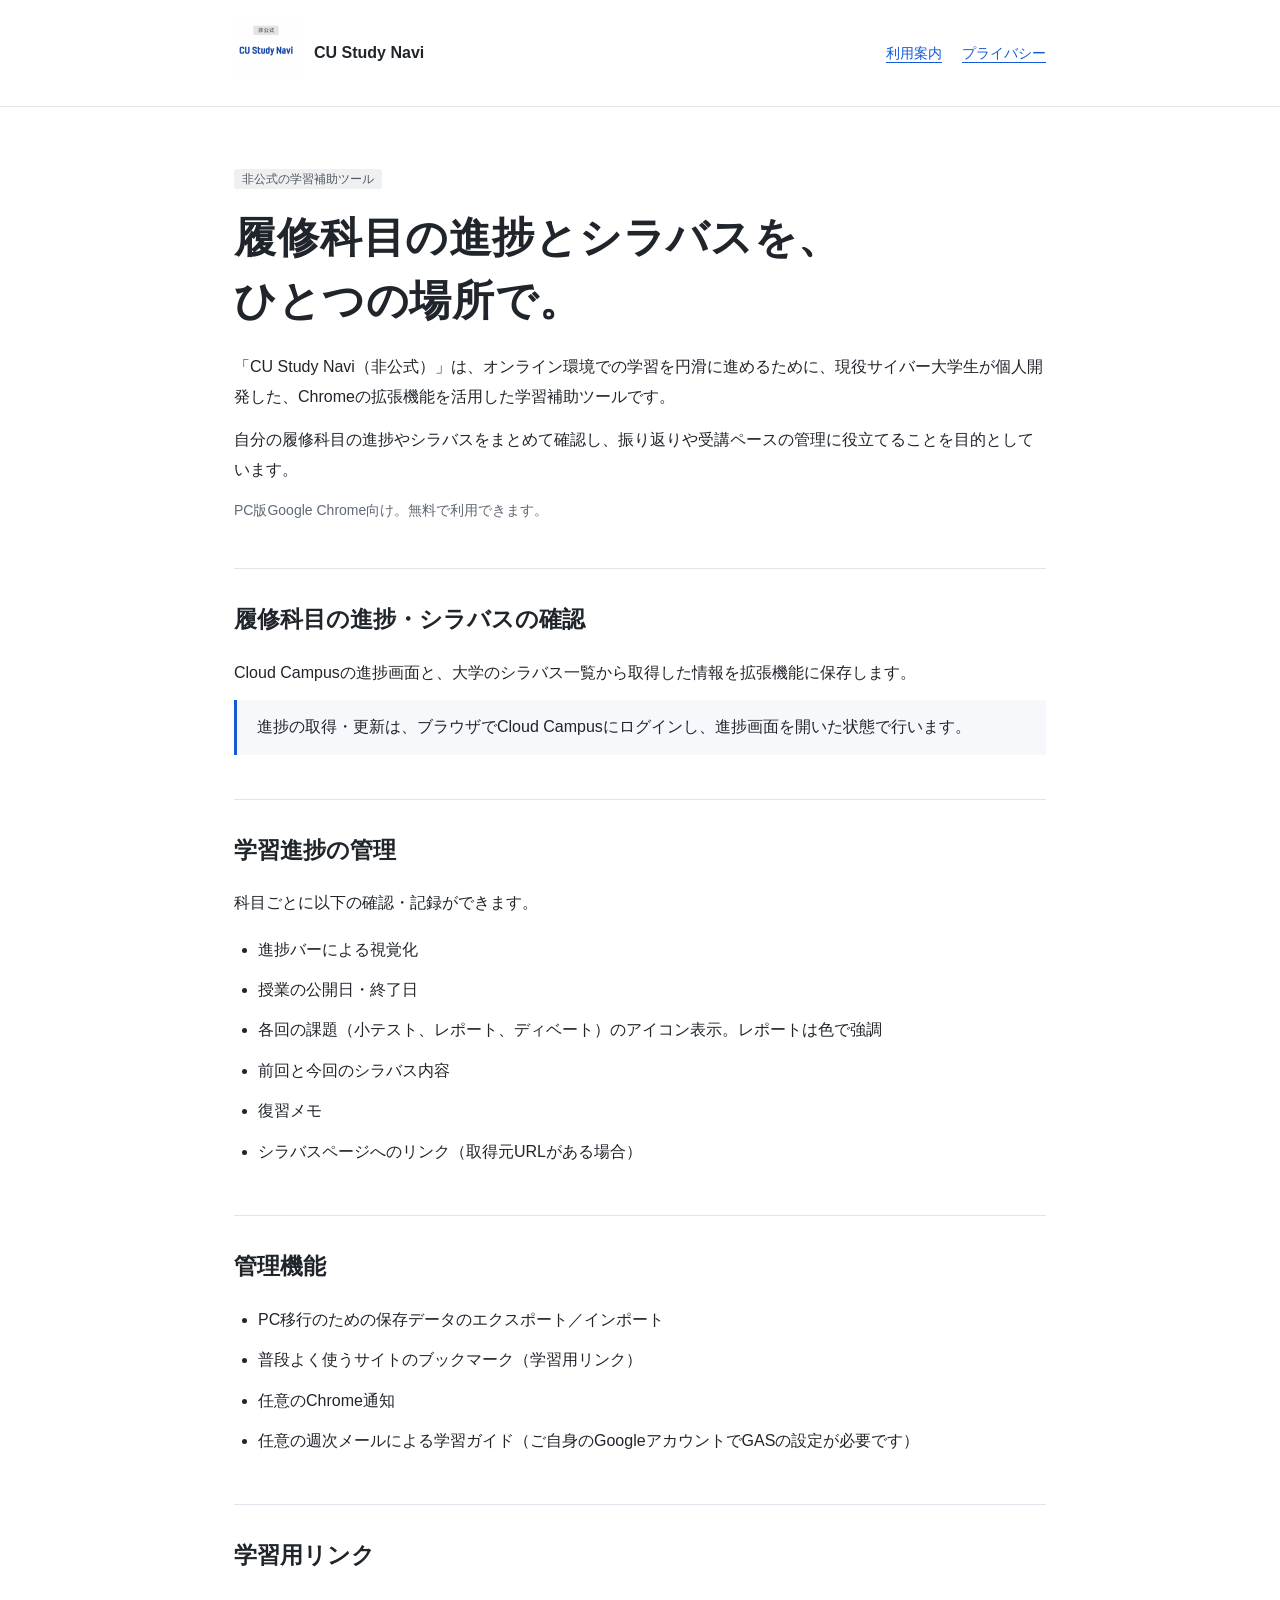
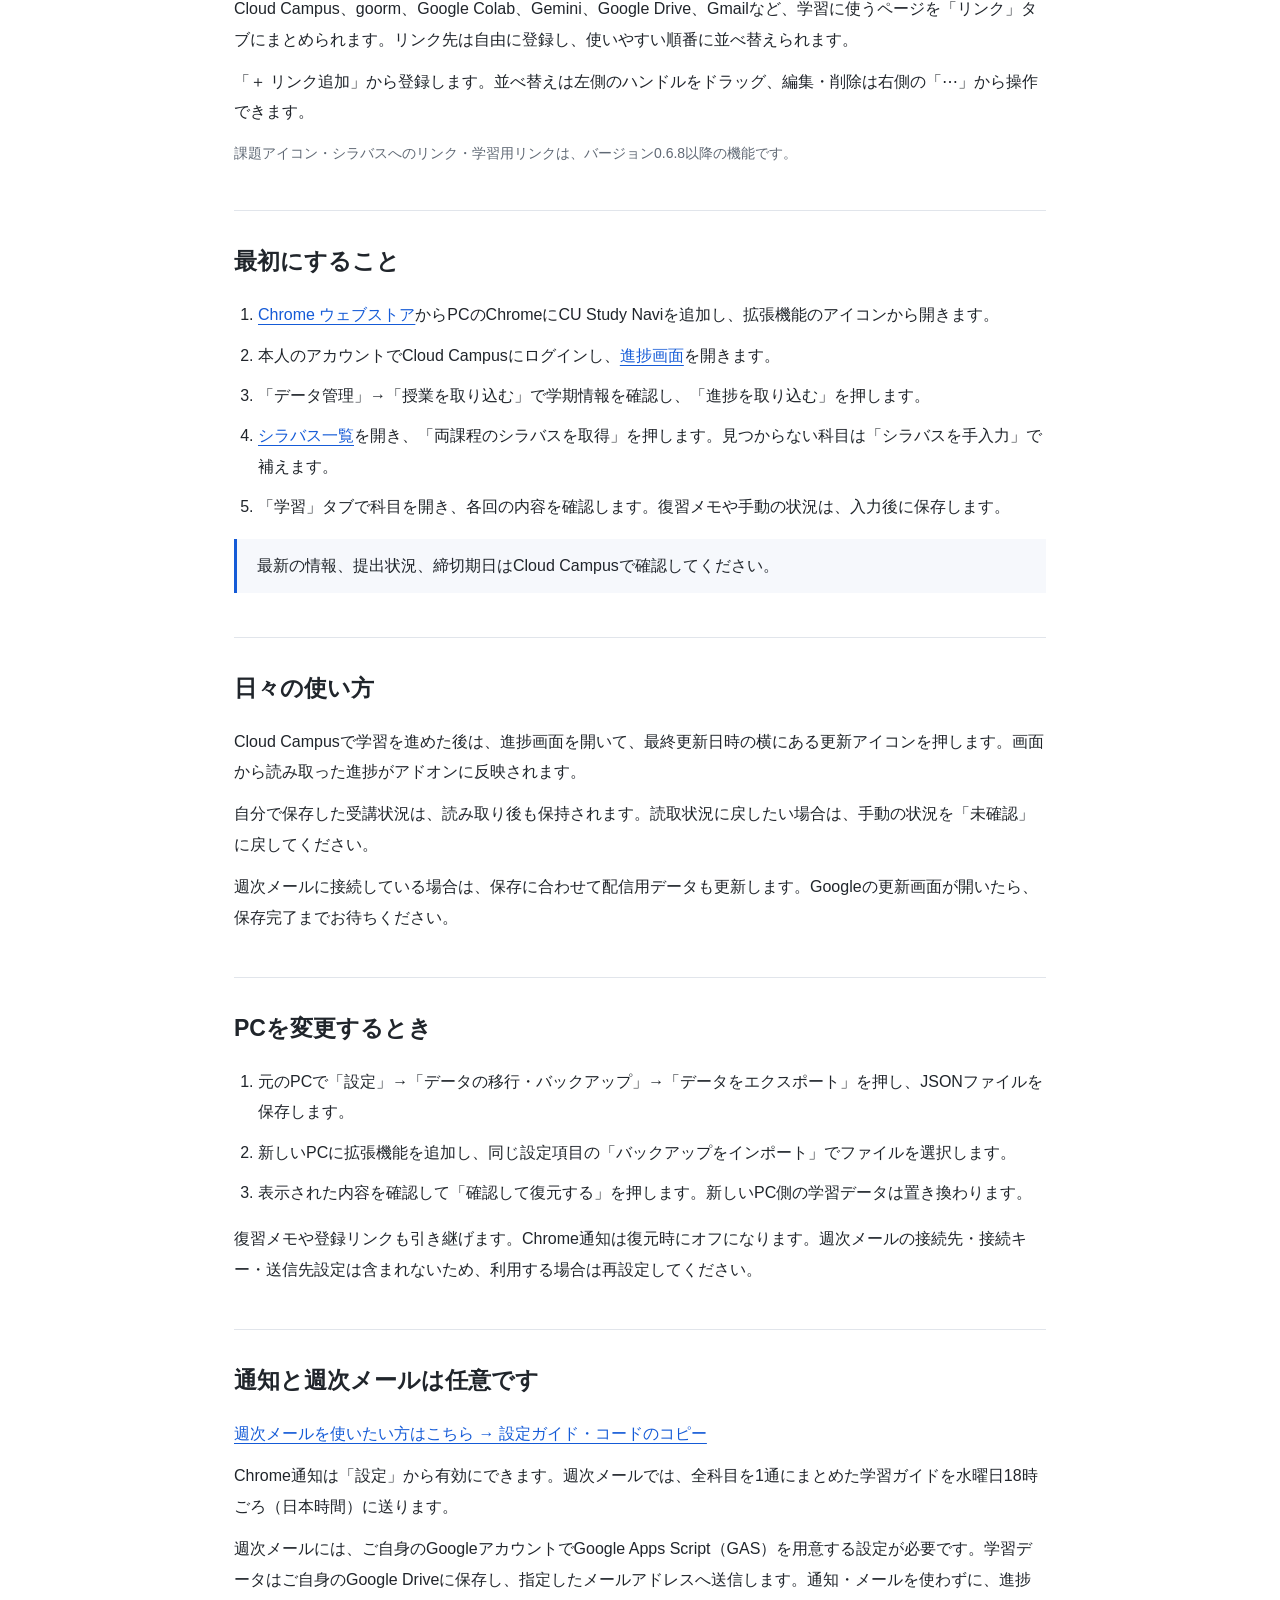
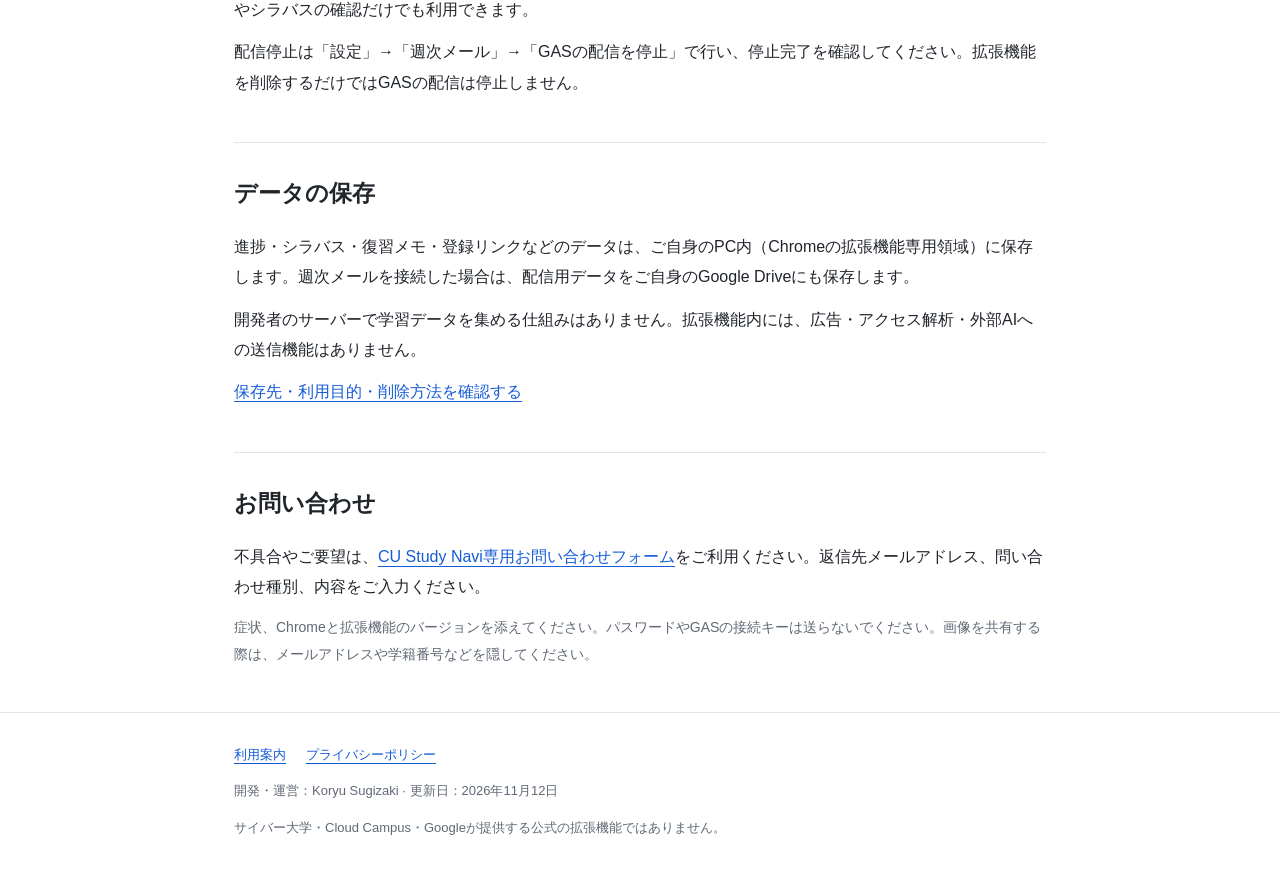
<file: index.html>
<!doctype html><html lang="ja"><head><meta charset="utf-8"><meta name="viewport" content="width=device-width,initial-scale=1"><meta name="description" content="CU Study Navi（非公式）の利用案内とデータの取り扱い。"><meta name="referrer" content="strict-origin-when-cross-origin"><title>利用案内 | CU Study Navi（非公式）</title><link rel="icon" href="icon.png"><link rel="stylesheet" href="style.css"></head><body><header><div class="wrap"><a href="index.html" aria-label="CU Study Navi ホーム"><img src="icon.png" alt="CU Study Navi 非公式" width="64" height="64"></a><strong>CU Study Navi</strong><nav aria-label="メイン"><a href="index.html">利用案内</a><a href="privacy.html">プライバシー</a></nav></div></header><main class="wrap"><div class="hero"><span class="badge">非公式の学習補助ツール</span><h1>履修科目の進捗とシラバスを、<br>ひとつの場所で。</h1><p>「CU Study Navi（非公式）」は、オンライン環境での学習を円滑に進めるために、現役サイバー大学生が個人開発した、Chromeの拡張機能を活用した学習補助ツールです。</p><p>自分の履修科目の進捗やシラバスをまとめて確認し、振り返りや受講ペースの管理に役立てることを目的としています。</p><p class="muted">PC版Google Chrome向け。無料で利用できます。</p></div>
<section><h2>履修科目の進捗・シラバスの確認</h2><p>Cloud Campusの進捗画面と、大学のシラバス一覧から取得した情報を拡張機能に保存します。</p><p class="note">進捗の取得・更新は、ブラウザでCloud Campusにログインし、進捗画面を開いた状態で行います。</p></section>
<section><h2>学習進捗の管理</h2><p>科目ごとに以下の確認・記録ができます。</p><ul><li>進捗バーによる視覚化</li><li>授業の公開日・終了日</li><li>各回の課題（小テスト、レポート、ディベート）のアイコン表示。レポートは色で強調</li><li>前回と今回のシラバス内容</li><li>復習メモ</li><li>シラバスページへのリンク（取得元URLがある場合）</li></ul></section>
<section><h2>管理機能</h2><ul><li>PC移行のための保存データのエクスポート／インポート</li><li>普段よく使うサイトのブックマーク（学習用リンク）</li><li>任意のChrome通知</li><li>任意の週次メールによる学習ガイド（ご自身のGoogleアカウントでGASの設定が必要です）</li></ul></section>
<section><h2>学習用リンク</h2><p>Cloud Campus、goorm、Google Colab、Gemini、Google Drive、Gmailなど、学習に使うページを「リンク」タブにまとめられます。リンク先は自由に登録し、使いやすい順番に並べ替えられます。</p><p>「＋ リンク追加」から登録します。並べ替えは左側のハンドルをドラッグ、編集・削除は右側の「⋯」から操作できます。</p><p class="muted">課題アイコン・シラバスへのリンク・学習用リンクは、バージョン0.6.8以降の機能です。</p></section>
<section id="start"><h2>最初にすること</h2><ol><li><a href="https://chromewebstore.google.com/detail/lickfgeffkabcmpiokpckimbcfbanllm?hl=ja">Chrome ウェブストア</a>からPCのChromeにCU Study Naviを追加し、拡張機能のアイコンから開きます。</li><li>本人のアカウントでCloud Campusにログインし、<a href="https://ccampus.org/learners/attendProgress">進捗画面</a>を開きます。</li><li>「データ管理」→「授業を取り込む」で学期情報を確認し、「進捗を取り込む」を押します。</li><li><a href="https://gra.cyber-u.ac.jp/lecture/top">シラバス一覧</a>を開き、「両課程のシラバスを取得」を押します。見つからない科目は「シラバスを手入力」で補えます。</li><li>「学習」タブで科目を開き、各回の内容を確認します。復習メモや手動の状況は、入力後に保存します。</li></ol><p class="note">最新の情報、提出状況、締切期日はCloud Campusで確認してください。</p></section>
<section><h2>日々の使い方</h2><p>Cloud Campusで学習を進めた後は、進捗画面を開いて、最終更新日時の横にある更新アイコンを押します。画面から読み取った進捗がアドオンに反映されます。</p><p>自分で保存した受講状況は、読み取り後も保持されます。読取状況に戻したい場合は、手動の状況を「未確認」に戻してください。</p><p>週次メールに接続している場合は、保存に合わせて配信用データも更新します。Googleの更新画面が開いたら、保存完了までお待ちください。</p></section>
<section><h2>PCを変更するとき</h2><ol><li>元のPCで「設定」→「データの移行・バックアップ」→「データをエクスポート」を押し、JSONファイルを保存します。</li><li>新しいPCに拡張機能を追加し、同じ設定項目の「バックアップをインポート」でファイルを選択します。</li><li>表示された内容を確認して「確認して復元する」を押します。新しいPC側の学習データは置き換わります。</li></ol><p>復習メモや登録リンクも引き継げます。Chrome通知は復元時にオフになります。週次メールの接続先・接続キー・送信先設定は含まれないため、利用する場合は再設定してください。</p></section>
<section><h2>通知と週次メールは任意です</h2><p><a href="weekly-mail.html">週次メールを使いたい方はこちら → 設定ガイド・コードのコピー</a></p><p>Chrome通知は「設定」から有効にできます。週次メールでは、全科目を1通にまとめた学習ガイドを水曜日18時ごろ（日本時間）に送ります。</p><p>週次メールには、ご自身のGoogleアカウントでGoogle Apps Script（GAS）を用意する設定が必要です。学習データはご自身のGoogle Driveに保存し、指定したメールアドレスへ送信します。通知・メールを使わずに、進捗やシラバスの確認だけでも利用できます。</p><p>配信停止は「設定」→「週次メール」→「GASの配信を停止」で行い、停止完了を確認してください。拡張機能を削除するだけではGASの配信は停止しません。</p></section>
<section><h2>データの保存</h2><p>進捗・シラバス・復習メモ・登録リンクなどのデータは、ご自身のPC内（Chromeの拡張機能専用領域）に保存します。週次メールを接続した場合は、配信用データをご自身のGoogle Driveにも保存します。</p><p>開発者のサーバーで学習データを集める仕組みはありません。拡張機能内には、広告・アクセス解析・外部AIへの送信機能はありません。</p><p><a href="privacy.html">保存先・利用目的・削除方法を確認する</a></p></section>
<section id="contact"><h2>お問い合わせ</h2><p>不具合やご要望は、<a href="https://docs.google.com/forms/d/e/1FAIpQLSd-oQjV-L4VIlmDB4wxQMtsLl2iQCh0BJSWZkYZmxQZ9X4MyQ/viewform">CU Study Navi専用お問い合わせフォーム</a>をご利用ください。返信先メールアドレス、問い合わせ種別、内容をご入力ください。</p><p class="muted">症状、Chromeと拡張機能のバージョンを添えてください。パスワードやGASの接続キーは送らないでください。画像を共有する際は、メールアドレスや学籍番号などを隠してください。</p></section></main><footer><div class="wrap"><a href="index.html">利用案内</a><a href="privacy.html">プライバシーポリシー</a><p>開発・運営：Koryu Sugizaki · 更新日：2026年11月12日</p><p>サイバー大学・Cloud Campus・Googleが提供する公式の拡張機能ではありません。</p></div></footer></body></html>
</file>
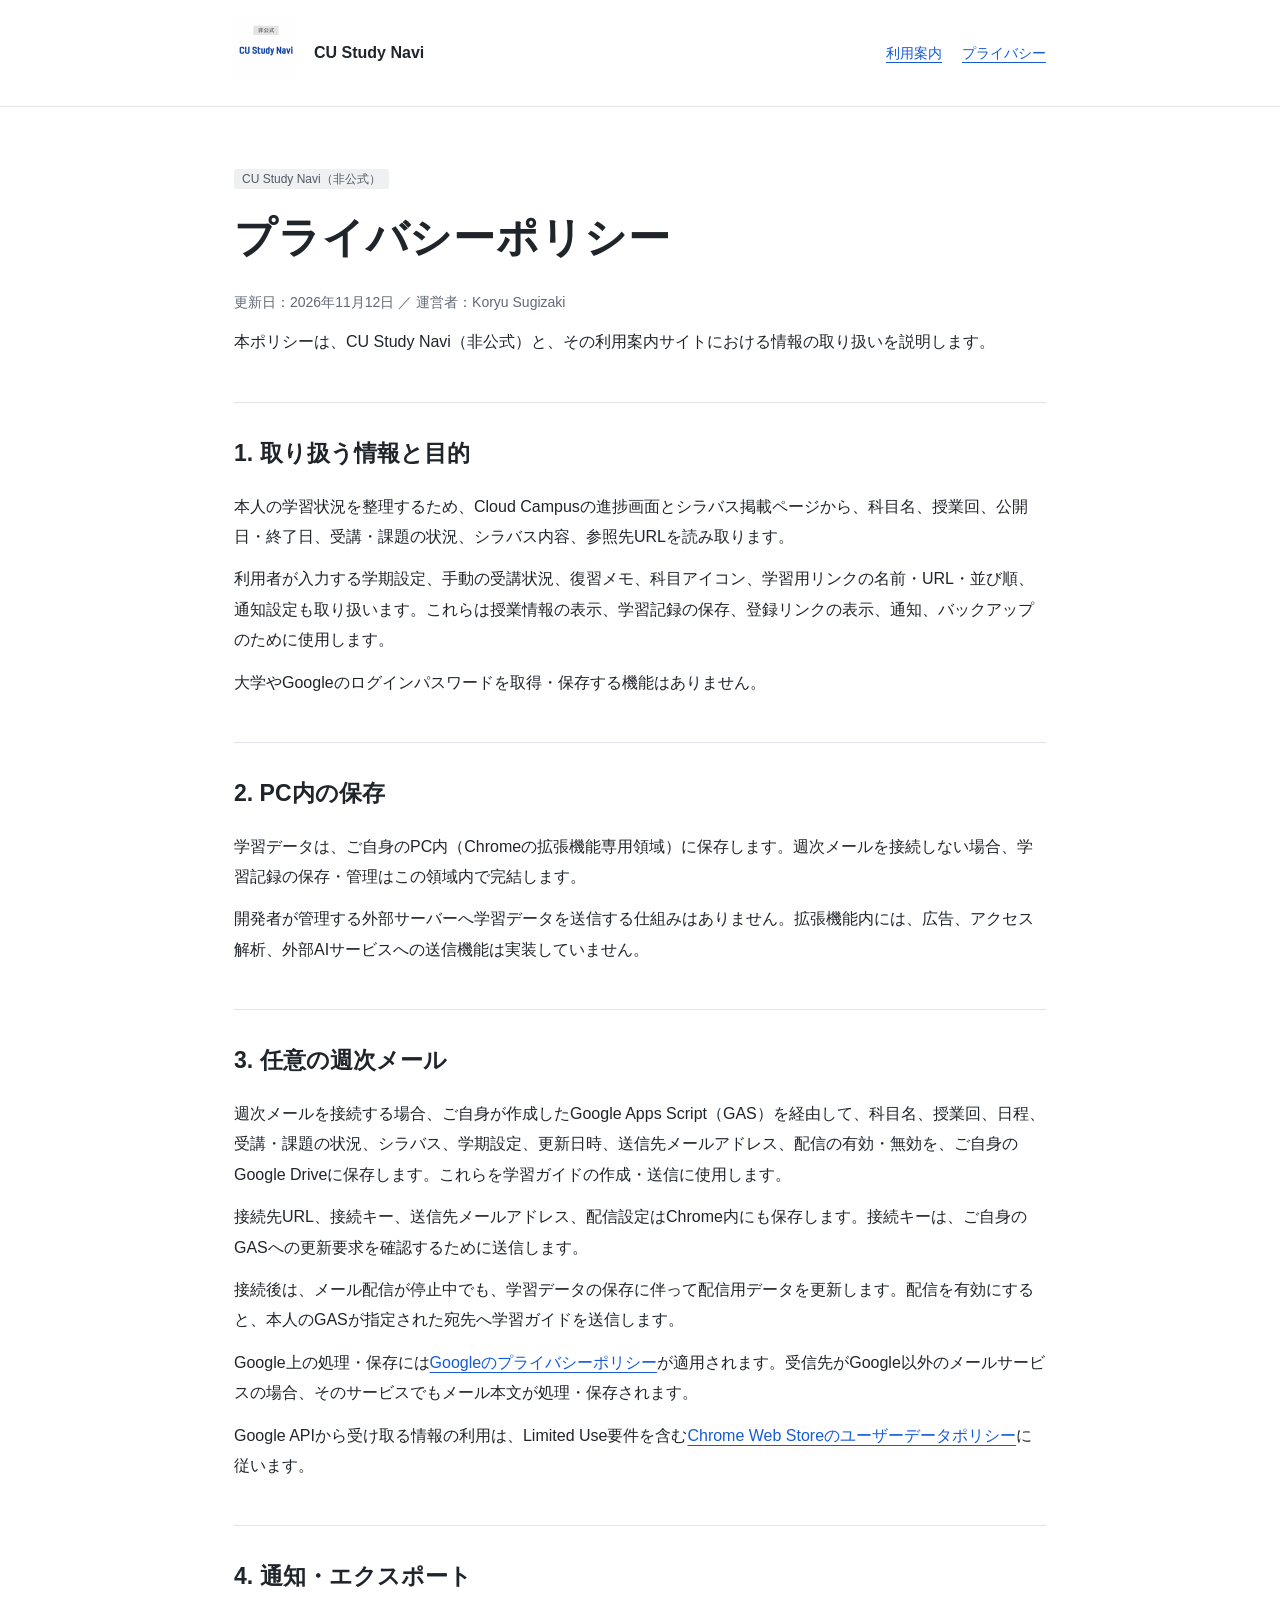
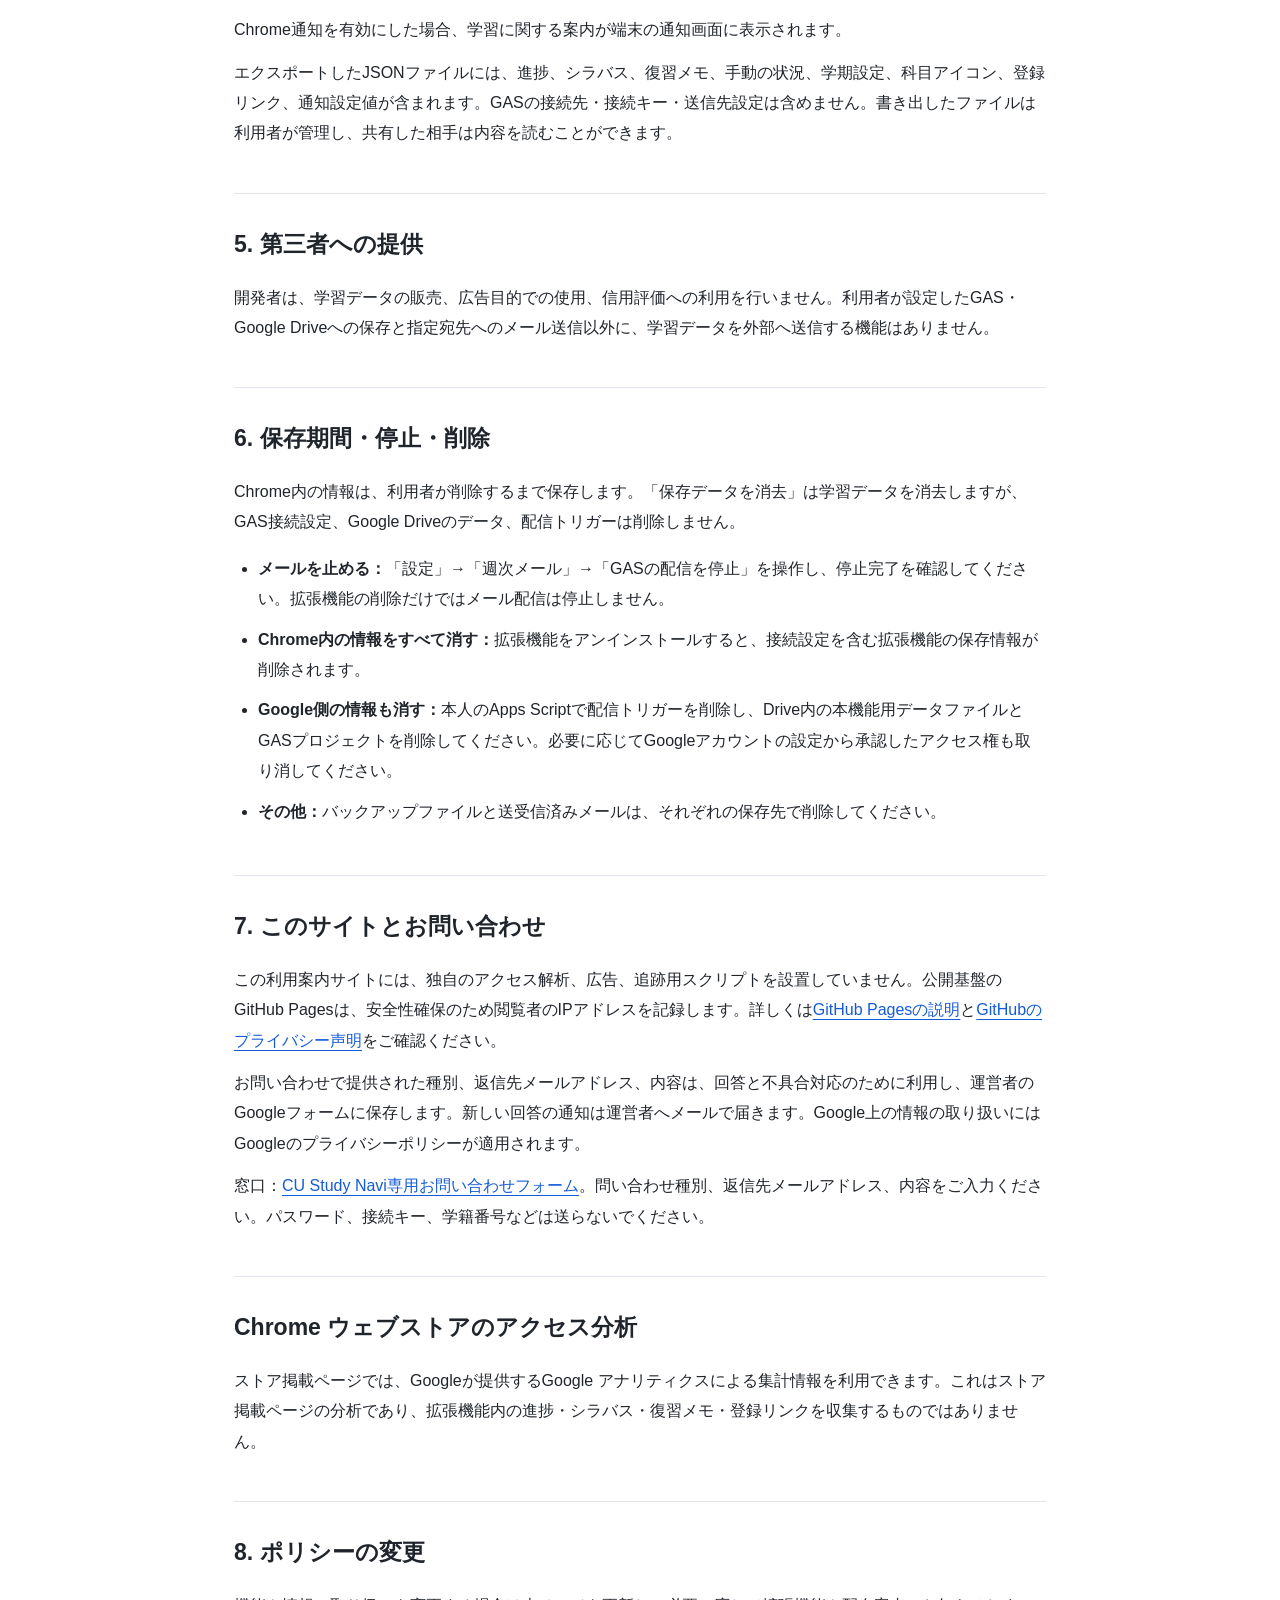
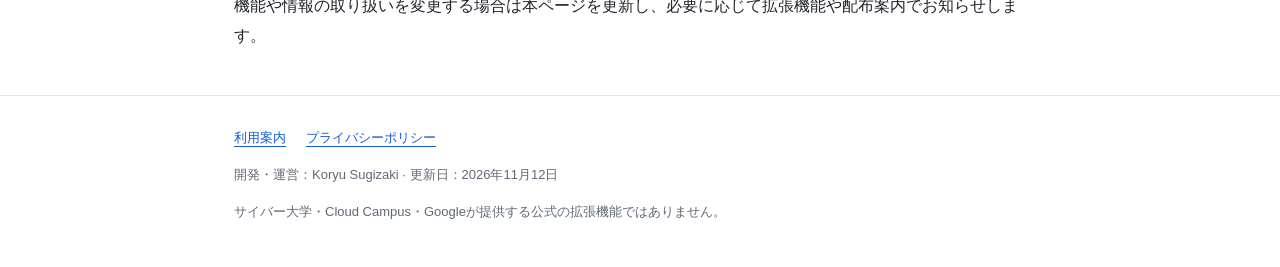
<file: privacy.html>
<!doctype html><html lang="ja"><head><meta charset="utf-8"><meta name="viewport" content="width=device-width,initial-scale=1"><meta name="description" content="CU Study Navi（非公式）の利用案内とデータの取り扱い。"><meta name="referrer" content="strict-origin-when-cross-origin"><title>プライバシーポリシー | CU Study Navi（非公式）</title><link rel="icon" href="icon.png"><link rel="stylesheet" href="style.css"></head><body><header><div class="wrap"><a href="index.html" aria-label="CU Study Navi ホーム"><img src="icon.png" alt="CU Study Navi 非公式" width="64" height="64"></a><strong>CU Study Navi</strong><nav aria-label="メイン"><a href="index.html">利用案内</a><a href="privacy.html">プライバシー</a></nav></div></header><main class="wrap"><div class="hero"><span class="badge">CU Study Navi（非公式）</span><h1>プライバシーポリシー</h1><p class="muted">更新日：2026年11月12日 ／ 運営者：Koryu Sugizaki</p><p>本ポリシーは、CU Study Navi（非公式）と、その利用案内サイトにおける情報の取り扱いを説明します。</p></div>
<section><h2>1. 取り扱う情報と目的</h2><p>本人の学習状況を整理するため、Cloud Campusの進捗画面とシラバス掲載ページから、科目名、授業回、公開日・終了日、受講・課題の状況、シラバス内容、参照先URLを読み取ります。</p><p>利用者が入力する学期設定、手動の受講状況、復習メモ、科目アイコン、学習用リンクの名前・URL・並び順、通知設定も取り扱います。これらは授業情報の表示、学習記録の保存、登録リンクの表示、通知、バックアップのために使用します。</p><p>大学やGoogleのログインパスワードを取得・保存する機能はありません。</p></section>
<section><h2>2. PC内の保存</h2><p>学習データは、ご自身のPC内（Chromeの拡張機能専用領域）に保存します。週次メールを接続しない場合、学習記録の保存・管理はこの領域内で完結します。</p><p>開発者が管理する外部サーバーへ学習データを送信する仕組みはありません。拡張機能内には、広告、アクセス解析、外部AIサービスへの送信機能は実装していません。</p></section>
<section><h2>3. 任意の週次メール</h2><p>週次メールを接続する場合、ご自身が作成したGoogle Apps Script（GAS）を経由して、科目名、授業回、日程、受講・課題の状況、シラバス、学期設定、更新日時、送信先メールアドレス、配信の有効・無効を、ご自身のGoogle Driveに保存します。これらを学習ガイドの作成・送信に使用します。</p><p>接続先URL、接続キー、送信先メールアドレス、配信設定はChrome内にも保存します。接続キーは、ご自身のGASへの更新要求を確認するために送信します。</p><p>接続後は、メール配信が停止中でも、学習データの保存に伴って配信用データを更新します。配信を有効にすると、本人のGASが指定された宛先へ学習ガイドを送信します。</p><p>Google上の処理・保存には<a href="https://policies.google.com/privacy?hl=ja">Googleのプライバシーポリシー</a>が適用されます。受信先がGoogle以外のメールサービスの場合、そのサービスでもメール本文が処理・保存されます。</p><p>Google APIから受け取る情報の利用は、Limited Use要件を含む<a href="https://developer.chrome.com/docs/webstore/program-policies/user-data">Chrome Web Storeのユーザーデータポリシー</a>に従います。</p></section>
<section><h2>4. 通知・エクスポート</h2><p>Chrome通知を有効にした場合、学習に関する案内が端末の通知画面に表示されます。</p><p>エクスポートしたJSONファイルには、進捗、シラバス、復習メモ、手動の状況、学期設定、科目アイコン、登録リンク、通知設定値が含まれます。GASの接続先・接続キー・送信先設定は含めません。書き出したファイルは利用者が管理し、共有した相手は内容を読むことができます。</p></section>
<section><h2>5. 第三者への提供</h2><p>開発者は、学習データの販売、広告目的での使用、信用評価への利用を行いません。利用者が設定したGAS・Google Driveへの保存と指定宛先へのメール送信以外に、学習データを外部へ送信する機能はありません。</p></section>
<section><h2>6. 保存期間・停止・削除</h2><p>Chrome内の情報は、利用者が削除するまで保存します。「保存データを消去」は学習データを消去しますが、GAS接続設定、Google Driveのデータ、配信トリガーは削除しません。</p><ul><li><strong>メールを止める：</strong>「設定」→「週次メール」→「GASの配信を停止」を操作し、停止完了を確認してください。拡張機能の削除だけではメール配信は停止しません。</li><li><strong>Chrome内の情報をすべて消す：</strong>拡張機能をアンインストールすると、接続設定を含む拡張機能の保存情報が削除されます。</li><li><strong>Google側の情報も消す：</strong>本人のApps Scriptで配信トリガーを削除し、Drive内の本機能用データファイルとGASプロジェクトを削除してください。必要に応じてGoogleアカウントの設定から承認したアクセス権も取り消してください。</li><li><strong>その他：</strong>バックアップファイルと送受信済みメールは、それぞれの保存先で削除してください。</li></ul></section>
<section><h2>7. このサイトとお問い合わせ</h2><p>この利用案内サイトには、独自のアクセス解析、広告、追跡用スクリプトを設置していません。公開基盤のGitHub Pagesは、安全性確保のため閲覧者のIPアドレスを記録します。詳しくは<a href="https://docs.github.com/en/pages/getting-started-with-github-pages/what-is-github-pages">GitHub Pagesの説明</a>と<a href="https://docs.github.com/en/site-policy/privacy-policies/github-general-privacy-statement">GitHubのプライバシー声明</a>をご確認ください。</p><p>お問い合わせで提供された種別、返信先メールアドレス、内容は、回答と不具合対応のために利用し、運営者のGoogleフォームに保存します。新しい回答の通知は運営者へメールで届きます。Google上の情報の取り扱いにはGoogleのプライバシーポリシーが適用されます。</p><p>窓口：<a href="https://docs.google.com/forms/d/e/1FAIpQLSd-oQjV-L4VIlmDB4wxQMtsLl2iQCh0BJSWZkYZmxQZ9X4MyQ/viewform">CU Study Navi専用お問い合わせフォーム</a>。問い合わせ種別、返信先メールアドレス、内容をご入力ください。パスワード、接続キー、学籍番号などは送らないでください。</p></section>
<section><h2>Chrome ウェブストアのアクセス分析</h2><p>ストア掲載ページでは、Googleが提供するGoogle アナリティクスによる集計情報を利用できます。これはストア掲載ページの分析であり、拡張機能内の進捗・シラバス・復習メモ・登録リンクを収集するものではありません。</p></section>
<section><h2>8. ポリシーの変更</h2><p>機能や情報の取り扱いを変更する場合は本ページを更新し、必要に応じて拡張機能や配布案内でお知らせします。</p></section></main><footer><div class="wrap"><a href="index.html">利用案内</a><a href="privacy.html">プライバシーポリシー</a><p>開発・運営：Koryu Sugizaki · 更新日：2026年11月12日</p><p>サイバー大学・Cloud Campus・Googleが提供する公式の拡張機能ではありません。</p></div></footer></body></html>
</file>
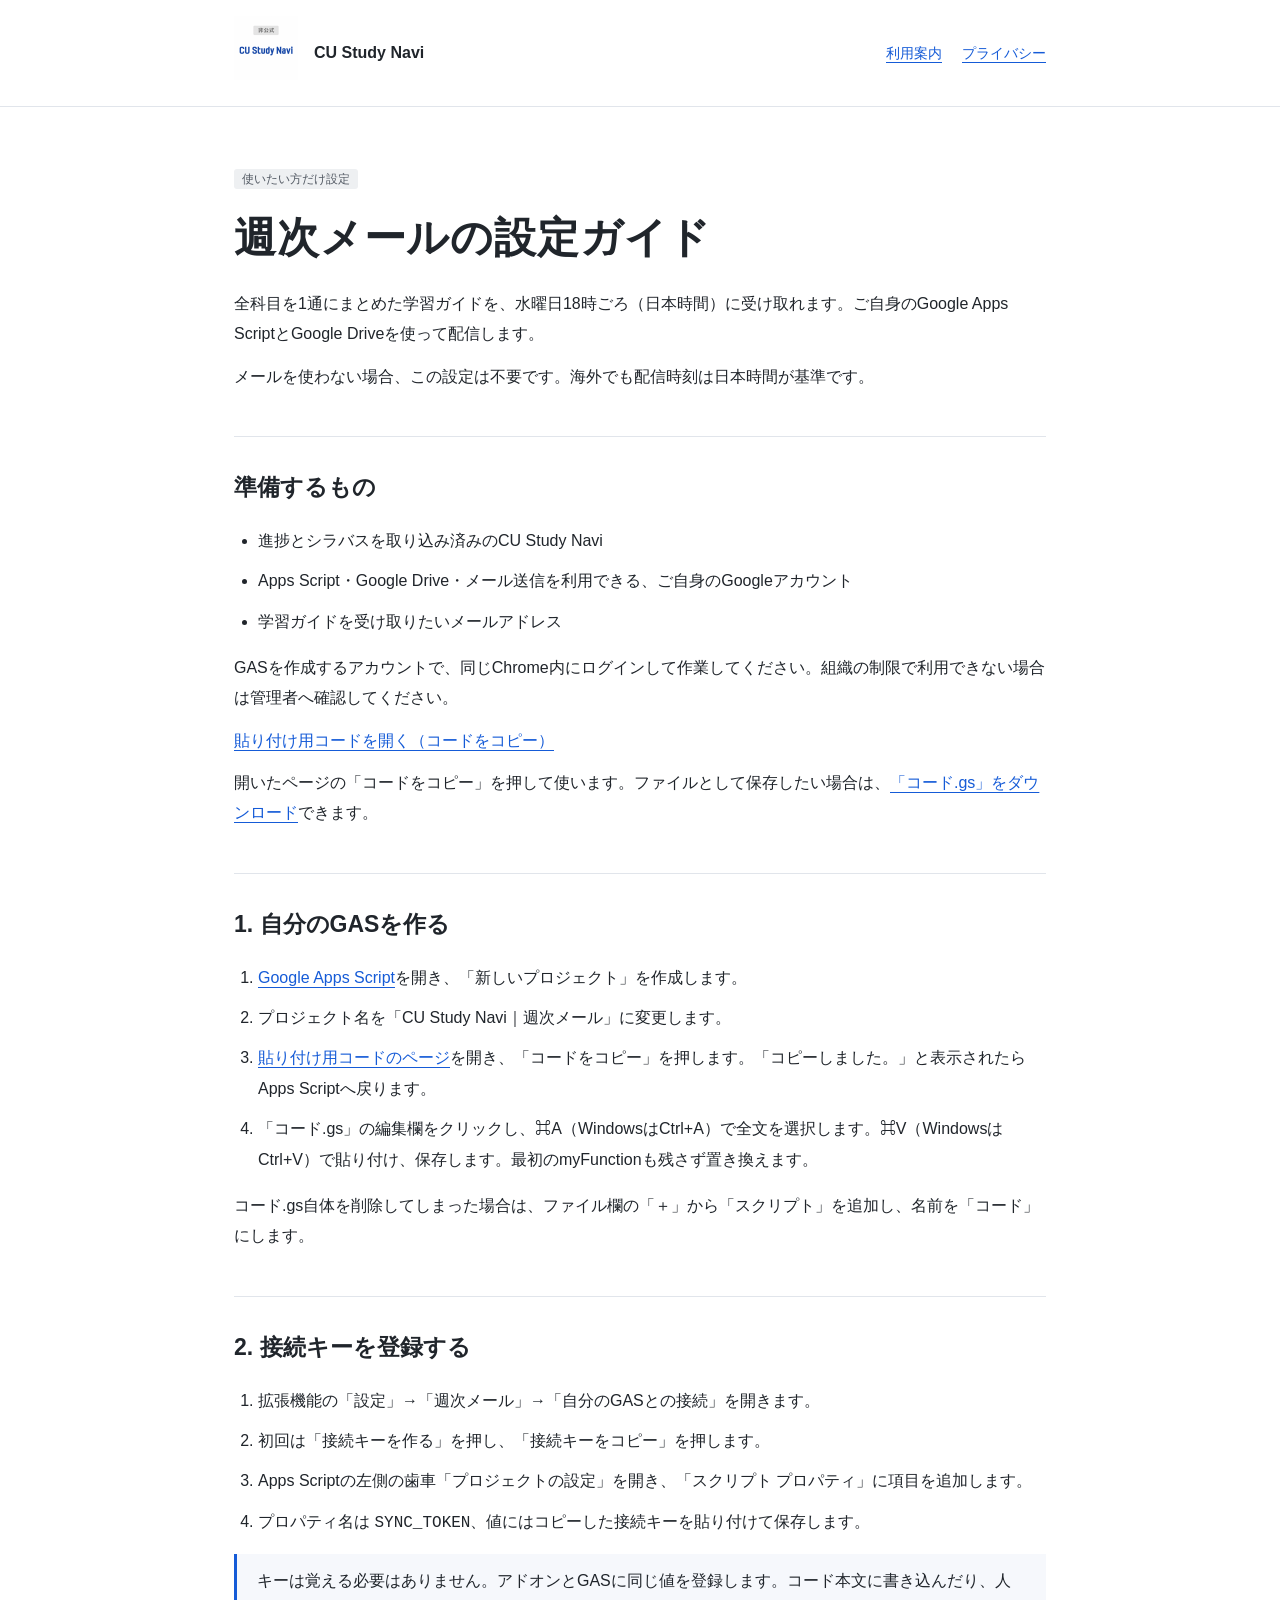
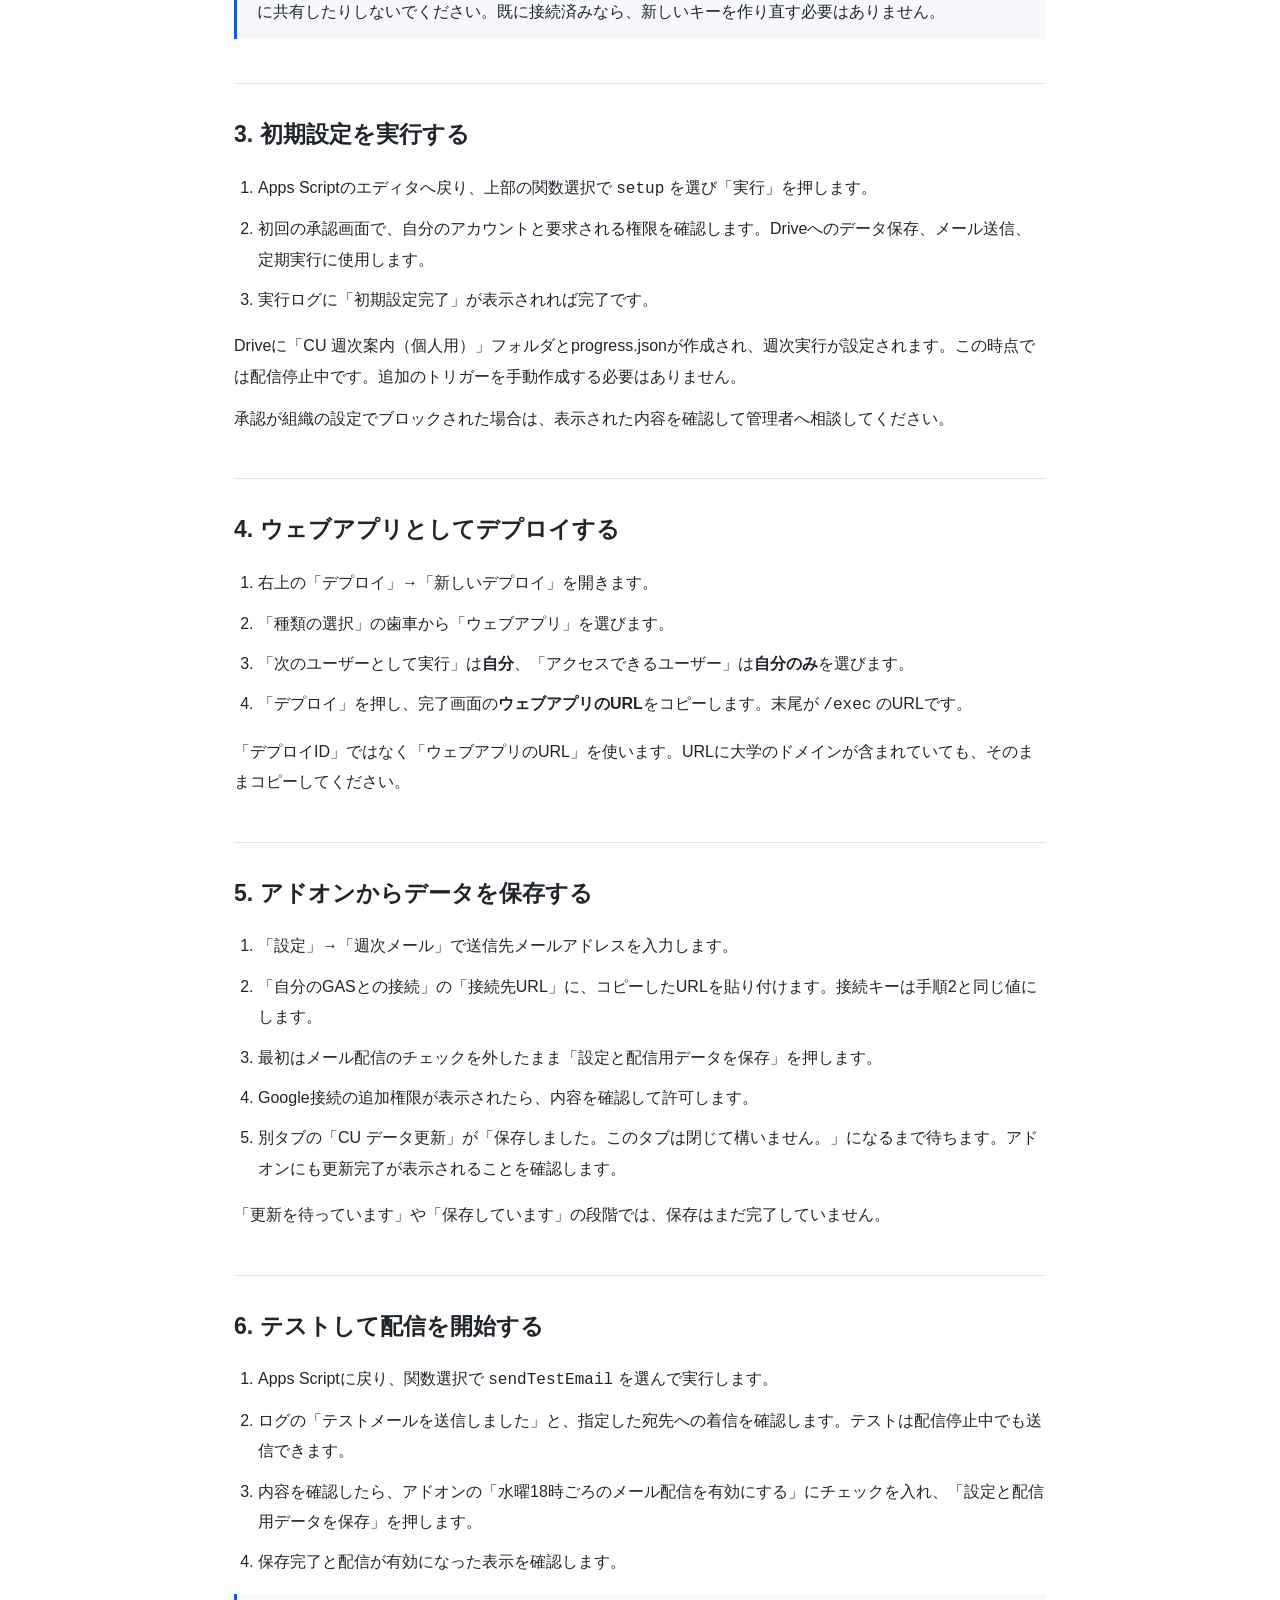
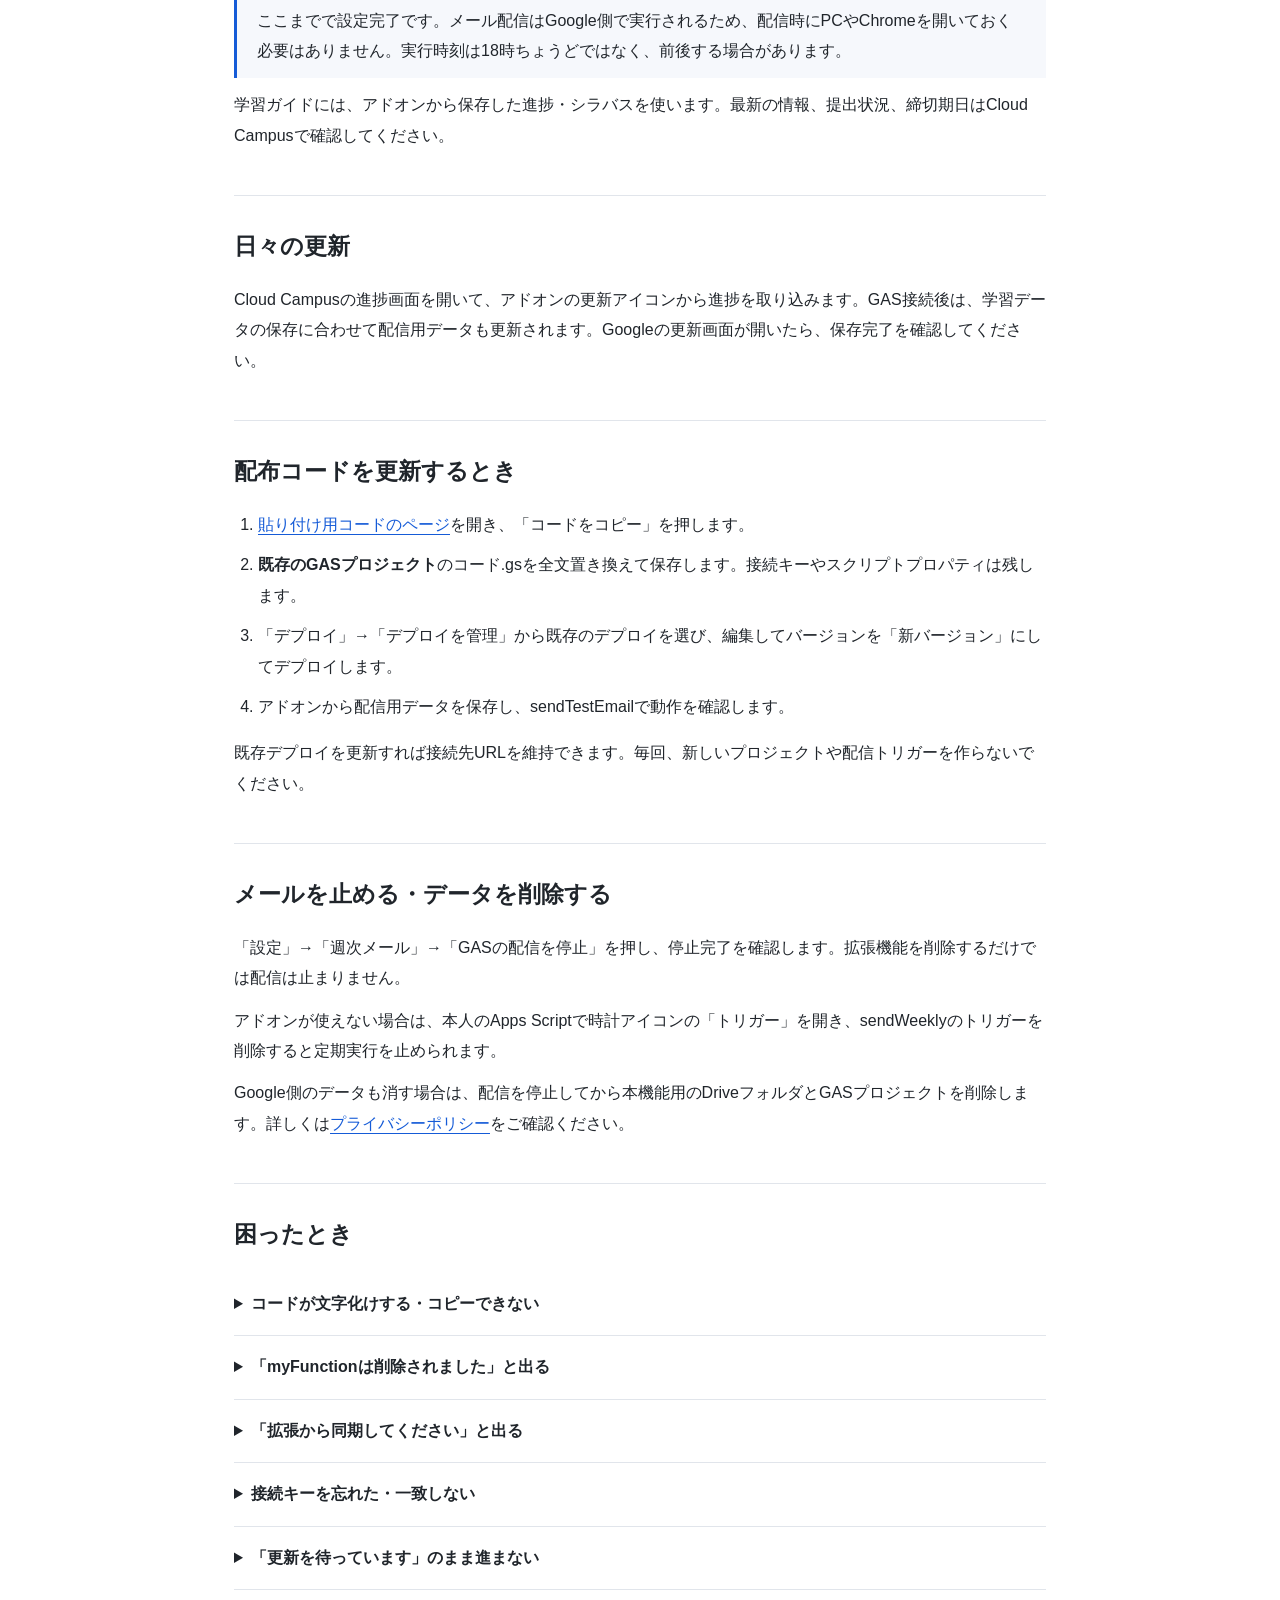
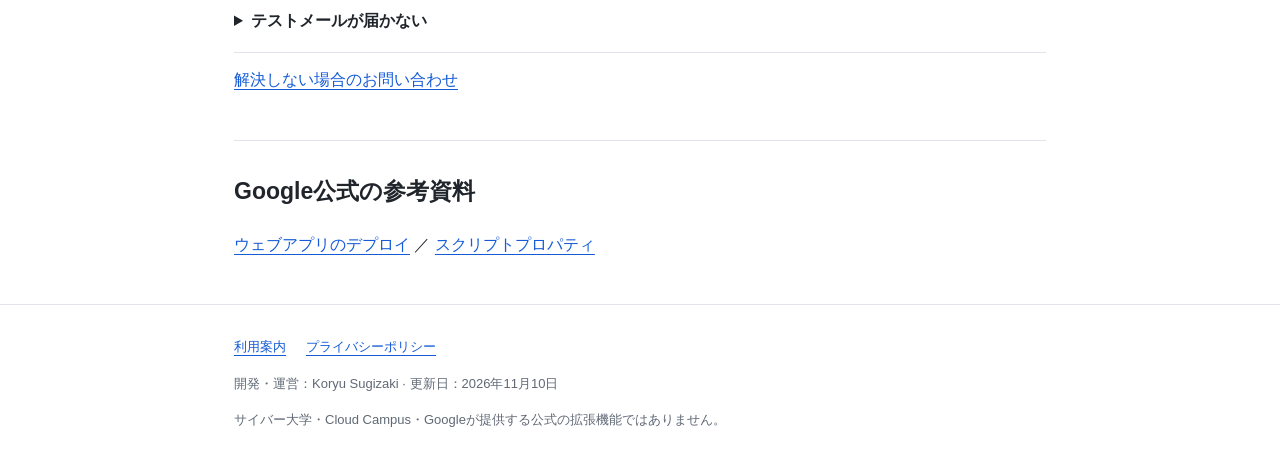
<file: weekly-mail.html>
<!doctype html><html lang="ja"><head><meta charset="utf-8"><meta name="viewport" content="width=device-width,initial-scale=1"><meta name="description" content="CU Study Navi（非公式）の利用案内とデータの取り扱い。"><meta name="referrer" content="strict-origin-when-cross-origin"><title>週次メールの設定ガイド | CU Study Navi（非公式）</title><link rel="icon" href="icon.png"><link rel="stylesheet" href="style.css"></head><body><header><div class="wrap"><a href="index.html" aria-label="CU Study Navi ホーム"><img src="icon.png" alt="CU Study Navi 非公式" width="64" height="64"></a><strong>CU Study Navi</strong><nav aria-label="メイン"><a href="index.html">利用案内</a><a href="privacy.html">プライバシー</a></nav></div></header><main class="wrap"><div class="hero"><span class="badge">使いたい方だけ設定</span><h1>週次メールの設定ガイド</h1><p>全科目を1通にまとめた学習ガイドを、水曜日18時ごろ（日本時間）に受け取れます。ご自身のGoogle Apps ScriptとGoogle Driveを使って配信します。</p><p>メールを使わない場合、この設定は不要です。海外でも配信時刻は日本時間が基準です。</p></div>
<section><h2>準備するもの</h2><ul><li>進捗とシラバスを取り込み済みのCU Study Navi</li><li>Apps Script・Google Drive・メール送信を利用できる、ご自身のGoogleアカウント</li><li>学習ガイドを受け取りたいメールアドレス</li></ul><p>GASを作成するアカウントで、同じChrome内にログインして作業してください。組織の制限で利用できない場合は管理者へ確認してください。</p><p><a href="downloads/code.html">貼り付け用コードを開く（コードをコピー）</a></p><p>開いたページの「コードをコピー」を押して使います。ファイルとして保存したい場合は、<a href="downloads/cu-study-navi-mail.gs" download="コード.gs">「コード.gs」をダウンロード</a>できます。</p></section>
<section id="step1"><h2>1. 自分のGASを作る</h2><ol><li><a href="https://script.google.com/home">Google Apps Script</a>を開き、「新しいプロジェクト」を作成します。</li><li>プロジェクト名を「CU Study Navi｜週次メール」に変更します。</li><li><a href="downloads/code.html">貼り付け用コードのページ</a>を開き、「コードをコピー」を押します。「コピーしました。」と表示されたらApps Scriptへ戻ります。</li><li>「コード.gs」の編集欄をクリックし、⌘A（WindowsはCtrl+A）で全文を選択します。⌘V（WindowsはCtrl+V）で貼り付け、保存します。最初のmyFunctionも残さず置き換えます。</li></ol><p>コード.gs自体を削除してしまった場合は、ファイル欄の「＋」から「スクリプト」を追加し、名前を「コード」にします。</p></section>
<section id="step2"><h2>2. 接続キーを登録する</h2><ol><li>拡張機能の「設定」→「週次メール」→「自分のGASとの接続」を開きます。</li><li>初回は「接続キーを作る」を押し、「接続キーをコピー」を押します。</li><li>Apps Scriptの左側の歯車「プロジェクトの設定」を開き、「スクリプト プロパティ」に項目を追加します。</li><li>プロパティ名は <code>SYNC_TOKEN</code>、値にはコピーした接続キーを貼り付けて保存します。</li></ol><p class="note">キーは覚える必要はありません。アドオンとGASに同じ値を登録します。コード本文に書き込んだり、人に共有したりしないでください。既に接続済みなら、新しいキーを作り直す必要はありません。</p></section>
<section id="step3"><h2>3. 初期設定を実行する</h2><ol><li>Apps Scriptのエディタへ戻り、上部の関数選択で <code>setup</code> を選び「実行」を押します。</li><li>初回の承認画面で、自分のアカウントと要求される権限を確認します。Driveへのデータ保存、メール送信、定期実行に使用します。</li><li>実行ログに「初期設定完了」が表示されれば完了です。</li></ol><p>Driveに「CU 週次案内（個人用）」フォルダとprogress.jsonが作成され、週次実行が設定されます。この時点では配信停止中です。追加のトリガーを手動作成する必要はありません。</p><p>承認が組織の設定でブロックされた場合は、表示された内容を確認して管理者へ相談してください。</p></section>
<section id="step4"><h2>4. ウェブアプリとしてデプロイする</h2><ol><li>右上の「デプロイ」→「新しいデプロイ」を開きます。</li><li>「種類の選択」の歯車から「ウェブアプリ」を選びます。</li><li>「次のユーザーとして実行」は<strong>自分</strong>、「アクセスできるユーザー」は<strong>自分のみ</strong>を選びます。</li><li>「デプロイ」を押し、完了画面の<strong>ウェブアプリのURL</strong>をコピーします。末尾が <code>/exec</code> のURLです。</li></ol><p>「デプロイID」ではなく「ウェブアプリのURL」を使います。URLに大学のドメインが含まれていても、そのままコピーしてください。</p></section>
<section id="step5"><h2>5. アドオンからデータを保存する</h2><ol><li>「設定」→「週次メール」で送信先メールアドレスを入力します。</li><li>「自分のGASとの接続」の「接続先URL」に、コピーしたURLを貼り付けます。接続キーは手順2と同じ値にします。</li><li>最初はメール配信のチェックを外したまま「設定と配信用データを保存」を押します。</li><li>Google接続の追加権限が表示されたら、内容を確認して許可します。</li><li>別タブの「CU データ更新」が「保存しました。このタブは閉じて構いません。」になるまで待ちます。アドオンにも更新完了が表示されることを確認します。</li></ol><p>「更新を待っています」や「保存しています」の段階では、保存はまだ完了していません。</p></section>
<section id="step6"><h2>6. テストして配信を開始する</h2><ol><li>Apps Scriptに戻り、関数選択で <code>sendTestEmail</code> を選んで実行します。</li><li>ログの「テストメールを送信しました」と、指定した宛先への着信を確認します。テストは配信停止中でも送信できます。</li><li>内容を確認したら、アドオンの「水曜18時ごろのメール配信を有効にする」にチェックを入れ、「設定と配信用データを保存」を押します。</li><li>保存完了と配信が有効になった表示を確認します。</li></ol><p class="note">ここまでで設定完了です。メール配信はGoogle側で実行されるため、配信時にPCやChromeを開いておく必要はありません。実行時刻は18時ちょうどではなく、前後する場合があります。</p><p>学習ガイドには、アドオンから保存した進捗・シラバスを使います。最新の情報、提出状況、締切期日はCloud Campusで確認してください。</p></section>
<section><h2>日々の更新</h2><p>Cloud Campusの進捗画面を開いて、アドオンの更新アイコンから進捗を取り込みます。GAS接続後は、学習データの保存に合わせて配信用データも更新されます。Googleの更新画面が開いたら、保存完了を確認してください。</p></section>
<section><h2>配布コードを更新するとき</h2><ol><li><a href="downloads/code.html">貼り付け用コードのページ</a>を開き、「コードをコピー」を押します。</li><li><strong>既存のGASプロジェクト</strong>のコード.gsを全文置き換えて保存します。接続キーやスクリプトプロパティは残します。</li><li>「デプロイ」→「デプロイを管理」から既存のデプロイを選び、編集してバージョンを「新バージョン」にしてデプロイします。</li><li>アドオンから配信用データを保存し、sendTestEmailで動作を確認します。</li></ol><p>既存デプロイを更新すれば接続先URLを維持できます。毎回、新しいプロジェクトや配信トリガーを作らないでください。</p></section>
<section><h2>メールを止める・データを削除する</h2><p>「設定」→「週次メール」→「GASの配信を停止」を押し、停止完了を確認します。拡張機能を削除するだけでは配信は止まりません。</p><p>アドオンが使えない場合は、本人のApps Scriptで時計アイコンの「トリガー」を開き、sendWeeklyのトリガーを削除すると定期実行を止められます。</p><p>Google側のデータも消す場合は、配信を停止してから本機能用のDriveフォルダとGASプロジェクトを削除します。詳しくは<a href="privacy.html">プライバシーポリシー</a>をご確認ください。</p></section>
<section><h2>困ったとき</h2><details><summary>コードが文字化けする・コピーできない</summary><p><a href="downloads/code.html">貼り付け用コードのページ</a>から「コードをコピー」を押してください。自動コピーができない場合は、選択されたコードを⌘C（WindowsはCtrl+C）でコピーします。文字化けしたコードは貼り付けず、このページからコピーし直してください。</p></details><details><summary>「myFunctionは削除されました」と出る</summary><p>上部の関数選択をsetupに切り替えて実行してください。</p></details><details><summary>「拡張から同期してください」と出る</summary><p>手順5の保存がまだ完了していません。アドオンから保存し、完了表示の後でテストメールを実行してください。</p></details><details><summary>接続キーを忘れた・一致しない</summary><p>GASの「プロジェクトの設定」→「スクリプト プロパティ」のSYNC_TOKENを確認し、アドオンの接続キーと一致させて保存してください。値を問い合わせに貼り付けないでください。</p></details><details><summary>「更新を待っています」のまま進まない</summary><p>GASを作成したGoogleアカウントでログインしていること、URLの末尾が/execであること、デプロイが最新であること、ChromeのGoogle接続権限を許可したことを確認します。アドオンにエラーが出た場合は、その内容を確認して再保存してください。</p></details><details><summary>テストメールが届かない</summary><p>送信先と迷惑メールフォルダ、Apps Scriptの実行ログを確認してください。エラーが出ている場合はその内容に沿って対応します。</p></details><p><a href="index.html#contact">解決しない場合のお問い合わせ</a></p></section>
<section><h2>Google公式の参考資料</h2><p><a href="https://developers.google.com/apps-script/guides/web?hl=ja">ウェブアプリのデプロイ</a> ／ <a href="https://developers.google.com/apps-script/guides/properties?hl=ja">スクリプトプロパティ</a></p></section></main><footer><div class="wrap"><a href="index.html">利用案内</a><a href="privacy.html">プライバシーポリシー</a><p>開発・運営：Koryu Sugizaki · 更新日：2026年11月10日</p><p>サイバー大学・Cloud Campus・Googleが提供する公式の拡張機能ではありません。</p></div></footer></body></html>
</file>
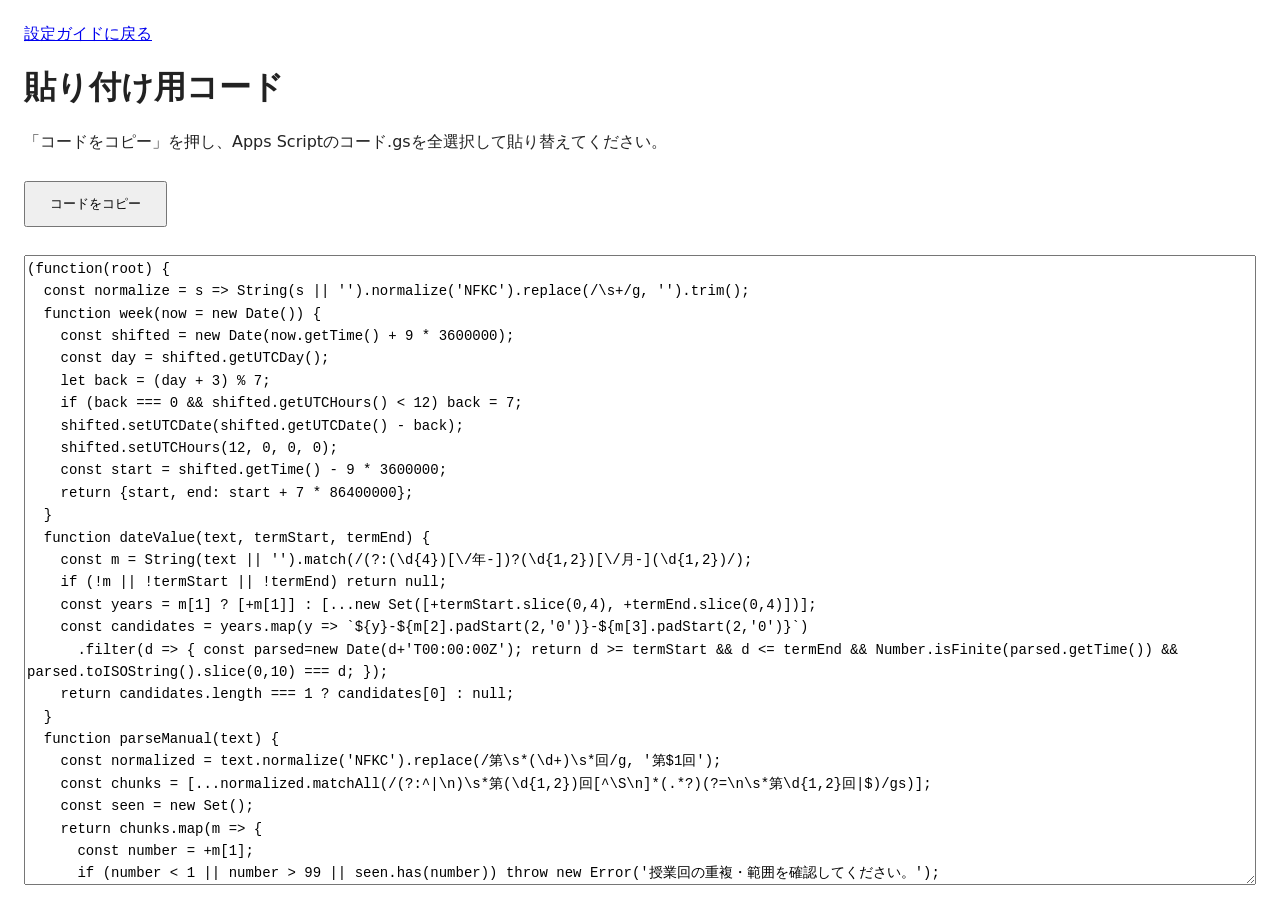
<file: downloads/code.html>
<!doctype html><html lang="ja"><head><meta charset="utf-8"><meta name="viewport" content="width=device-width,initial-scale=1"><title>貼り付け用コード | CU Study Navi</title><style>body{font-family:system-ui,sans-serif;margin:24px;color:#222}textarea{width:100%;height:70vh;box-sizing:border-box;font:14px/1.6 monospace}button{padding:12px 24px;margin:12px 0;cursor:pointer}</style></head><body><a href="../weekly-mail.html">設定ガイドに戻る</a><h1>貼り付け用コード</h1><p>「コードをコピー」を押し、Apps Scriptのコード.gsを全選択して貼り替えてください。</p><button id="copy" type="button">コードをコピー</button><p id="status" role="status"></p><textarea id="code" readonly aria-label="Apps Scriptに貼り付けるコード" spellcheck="false">(function(root) {
  const normalize = s =&gt; String(s || &#x27;&#x27;).normalize(&#x27;NFKC&#x27;).replace(/\s+/g, &#x27;&#x27;).trim();
  function week(now = new Date()) {
    const shifted = new Date(now.getTime() + 9 * 3600000);
    const day = shifted.getUTCDay();
    let back = (day + 3) % 7;
    if (back === 0 &amp;&amp; shifted.getUTCHours() &lt; 12) back = 7;
    shifted.setUTCDate(shifted.getUTCDate() - back);
    shifted.setUTCHours(12, 0, 0, 0);
    const start = shifted.getTime() - 9 * 3600000;
    return {start, end: start + 7 * 86400000};
  }
  function dateValue(text, termStart, termEnd) {
    const m = String(text || &#x27;&#x27;).match(/(?:(\d{4})[\/年-])?(\d{1,2})[\/月-](\d{1,2})/);
    if (!m || !termStart || !termEnd) return null;
    const years = m[1] ? [+m[1]] : [...new Set([+termStart.slice(0,4), +termEnd.slice(0,4)])];
    const candidates = years.map(y =&gt; `${y}-${m[2].padStart(2,&#x27;0&#x27;)}-${m[3].padStart(2,&#x27;0&#x27;)}`)
      .filter(d =&gt; { const parsed=new Date(d+&#x27;T00:00:00Z&#x27;); return d &gt;= termStart &amp;&amp; d &lt;= termEnd &amp;&amp; Number.isFinite(parsed.getTime()) &amp;&amp; parsed.toISOString().slice(0,10) === d; });
    return candidates.length === 1 ? candidates[0] : null;
  }
  function parseManual(text) {
    const normalized = text.normalize(&#x27;NFKC&#x27;).replace(/第\s*(\d+)\s*回/g, &#x27;第$1回&#x27;);
    const chunks = [...normalized.matchAll(/(?:^|\n)\s*第(\d{1,2})回[^\S\n]*(.*?)(?=\n\s*第\d{1,2}回|$)/gs)];
    const seen = new Set();
    return chunks.map(m =&gt; {
      const number = +m[1];
      if (number &lt; 1 || number &gt; 99 || seen.has(number)) throw new Error(&#x27;授業回の重複・範囲を確認してください。&#x27;);
      seen.add(number);
      const body = m[2].trim();
      const title = body.split(&#x27;\n&#x27;).find(x =&gt; x.trim()) || `第${number}回`;
      const tasks = [...new Set(body.match(/小テスト|レポート|ディベート/g) || [])];
      return {number, title: title.slice(0,200), description: body, tasks};
    });
  }
  function classify(lesson, dates, now = new Date()) {
    const w = week(now), today = new Intl.DateTimeFormat(&#x27;sv-SE&#x27;,{timeZone:&#x27;Asia/Tokyo&#x27;}).format(now);
    const start = dateValue(lesson.start, dates.start, dates.end);
    const end = dateValue(lesson.end, dates.start, dates.end);
    const weekStart = new Date(w.start + 9*3600000).toISOString().slice(0,10);
    const weekEnd = new Date(w.end + 9*3600000).toISOString().slice(0,10);
    if (lesson.status === &#x27;完了&#x27;) return &#x27;完了&#x27;;
    if (end &amp;&amp; end &lt; today) return &#x27;期限経過・状況確認&#x27;;
    if (end &amp;&amp; end &gt;= weekStart &amp;&amp; end &lt;= weekEnd) return &#x27;今週の期限&#x27;;
    if (start &amp;&amp; start &gt; today) return &#x27;公開予定&#x27;;
    return &#x27;受講状況を確認&#x27;;
  }
  function cleanText(value) {
    return String(value || &#x27;&#x27;).replace(/\r/g,&#x27;&#x27;).split(&#x27;\n&#x27;).map(x=&gt;x.replace(/[ \t\u00a0\u3000]+/g,&#x27; &#x27;).trim()).filter(Boolean).join(&#x27;\n&#x27;);
  }
  function overallStatus(lesson, info) {
    if (lesson.manualStatus) return lesson.status;
    if (!info || lesson.number === &#x27;final&#x27;) return &#x27;未確認&#x27;;
    const required=[&#x27;講義&#x27;, ...info.tasks.map(t=&gt;t===&#x27;小テスト&#x27;?&#x27;テスト&#x27;:t)];
    const states=required.map(k=&gt;lesson.states?.[k] || &#x27;未確認&#x27;);
    if(states.every(s=&gt;s===&#x27;完了&#x27;)) {
      // A completed lecture is not enough when an additional observed activity remains.
      const extra=Object.values(lesson.states || {}).filter(s=&gt;s!==&#x27;空欄&#x27; &amp;&amp; s!==&#x27;未確認&#x27;);
      if(extra.some(s=&gt;s!==&#x27;完了&#x27;)) return &#x27;進行中&#x27;;
      return &#x27;完了&#x27;;
    }
    if(states.includes(&#x27;進行中&#x27;) || states.includes(&#x27;完了&#x27;)) return &#x27;進行中&#x27;;
    return &#x27;未確認&#x27;;
  }
  const api = {normalize, week, dateValue, parseManual, classify, cleanText, overallStatus};
  root.CUCore = api;
  if (typeof module !== &#x27;undefined&#x27;) module.exports = api;
})(globalThis);


(function(root){
 const C=root.CUCore || require(&#x27;./core.js&#x27;);
 const iso=t=&gt;new Date(t).toISOString().slice(0,10);
 function nextWindow(now=new Date()){
  const j=new Date(now.getTime()+9*3600000);let days=(3-j.getUTCDay()+7)%7;
  if(days===0&amp;&amp;j.getUTCHours()&gt;=18)days=7;
  j.setUTCDate(j.getUTCDate()+days);j.setUTCHours(18,0,0,0);
  const send=j.getTime()-9*3600000;
  const start=iso(j.getTime()+86400000);
  return {send,start,end:iso(Date.parse(start)+7*86400000)};
 }
 function mode(course,guide){
  const dates=course.lessons.filter(l=&gt;typeof l.number===&#x27;number&#x27;).map(l=&gt;C.dateValue(l.start,guide.start,guide.end));
  if(!dates.length||dates.some(x=&gt;!x))return &#x27;unknown&#x27;;
  return new Set(dates).size===1?&#x27;batch&#x27;:&#x27;weekly&#x27;;
 }
 function brief(info){
  if(!info)return &#x27;シラバス未登録&#x27;;
  const clean=C.cleanText(info.description);
  const goals=clean.split(/2\)学習目標[：:]/)[1]?.split(/3\)目次[：:]/)[0];
  return (goals||clean).split(&#x27;\n&#x27;).filter(x=&gt;x&amp;&amp;!/^第\d+回|^課題[：:]/.test(x)).slice(0,3).join(&#x27;\n&#x27;);
 }
 function build(guide,window){
  const rows=[],warnings=[],references=[];
  for(const c of guide.courses){
   if(mode(c,guide)!==&#x27;weekly&#x27;)continue;
   for(const l of c.lessons){const start=C.dateValue(l.start,guide.start,guide.end);if(typeof l.number===&#x27;number&#x27;&amp;&amp;start&gt;=window.start&amp;&amp;start&lt;window.end)references.push(l.number);}
  }
  const nums=[...new Set(references)];
  const base=nums.length===1?nums[0]:null;
  if(!nums.length)warnings.push(&#x27;対象週に毎週公開科目の公開予定がないため、一括公開科目の次の回は選んでいません。&#x27;);
  if(nums.length&gt;1)warnings.push(&#x27;毎週公開科目の授業回が一致しないため、一括公開科目の標準回は未確定です。&#x27;);
  for(const c of guide.courses){
   const type=mode(c,guide),ordered=c.lessons.filter(l=&gt;typeof l.number===&#x27;number&#x27;).sort((a,b)=&gt;a.number-b.number);
   let targets=[];
   if(type===&#x27;weekly&#x27;)targets=ordered.filter(l=&gt;{const d=C.dateValue(l.start,guide.start,guide.end);return d&gt;=window.start&amp;&amp;d&lt;window.end;});
   else if(type===&#x27;batch&#x27;&amp;&amp;base){
    let frontier=0;
    for(const l of ordered){if(l.number!==frontier+1)break;const info=c.syllabus?.lessons.find(i=&gt;i.number===l.number);if(l.states?.講義===&#x27;完了&#x27;||C.overallStatus(l,info)===&#x27;完了&#x27;)frontier=l.number;else break;}
    const candidate=ordered.find(l=&gt;l.number===Math.max(base,frontier+1));
    if(candidate&amp;&amp;C.dateValue(candidate.start,guide.start,guide.end)&lt;window.end)targets=[candidate];
   }else if(type===&#x27;unknown&#x27;)warnings.push(`${c.name}：公開日を確認できません。`);
   const pending=[];
   for(const l of ordered){
    if(targets.includes(l))continue;
    const info=c.syllabus?.lessons.find(i=&gt;i.number===l.number);
    const before=base?l.number&lt;base:C.dateValue(l.start,guide.start,guide.end)&lt;window.start;
    if(!before&amp;&amp;l.states?.講義!==&#x27;完了&#x27;)continue;
    if(C.overallStatus(l,info)===&#x27;完了&#x27;)continue;
    const tasks=info?.tasks?.filter(t=&gt;l.states?.[t===&#x27;小テスト&#x27;?&#x27;テスト&#x27;:t]!==&#x27;完了&#x27;)||[];
    pending.push(`第${l.number}回：${l.states?.講義===&#x27;完了&#x27;?&#x27;講義完了／&#x27;:&#x27;&#x27;}${tasks.length?tasks.join(&#x27;・&#x27;)+&#x27;の状況確認&#x27;:&#x27;受講・課題の状況確認&#x27;}（終了 ${l.end||&#x27;未確認&#x27;}）`);
   }
   const items=targets.filter(l=&gt;C.overallStatus(l,c.syllabus?.lessons.find(i=&gt;i.number===l.number))!==&#x27;完了&#x27;).map(l=&gt;{
    const info=c.syllabus?.lessons.find(i=&gt;i.number===l.number),prev=c.syllabus?.lessons.find(i=&gt;i.number===l.number-1);
    return {number:l.number,title:info?.title||&#x27;内容未登録&#x27;,start:l.start,end:l.end,tasks:info?.tasks||[],previous:brief(prev),current:brief(info),connection:prev&amp;&amp;info?`${prev.title} → ${info.title}`:&#x27;シラバスを登録すると前回と今回を対比できます。&#x27;};
   });
   rows.push({name:c.name,type,items,pending});
  }
  const subject=`▶▶ Study Navi ▶▶ ${window.start.slice(5).replace(&#x27;-&#x27;,&#x27;/&#x27;)}〜 学習ガイド`;
  const updated=Number.isFinite(Date.parse(guide.updated))?new Intl.DateTimeFormat(&#x27;ja-JP&#x27;,{timeZone:&#x27;Asia/Tokyo&#x27;,dateStyle:&#x27;short&#x27;,timeStyle:&#x27;short&#x27;}).format(new Date(guide.updated))+&#x27;（日本時間）&#x27;:&#x27;取得日時不明&#x27;;
  const parts=[`Study Navi｜${window.start.slice(5).replace(&#x27;-&#x27;,&#x27;/&#x27;)}〜 学習ガイド`,`進捗：${updated} 時点`, &#x27;最新の情報はCloud Campusにて確認してください。提出状況と締切期日もCloud Campusでご確認ください。&#x27;,&#x27;&#x27;, &#x27;【今週やること】&#x27;];
  for(const r of rows)parts.push(`• ${r.name}：${r.items.map(i=&gt;&#x27;第&#x27;+i.number+&#x27;回 &#x27;+i.title).join(&#x27; ／ &#x27;)||&#x27;今回の案内対象なし&#x27;}`);
  for(const r of rows){
   parts.push(&#x27;&#x27;,&#x27;━━━━━━━━━━━━━━━━━━━━&#x27;,`【${r.name}】`,&#x27;━━━━━━━━━━━━━━━━━━━━&#x27;,&#x27;&#x27;);
   for(const i of r.items)parts.push(`第${i.number}回 ${i.title}`,`公開 ${i.start} ／ 終了 ${i.end}`,`課題：${i.tasks.join(&#x27;・&#x27;)||&#x27;未確認&#x27;}`,&#x27;&#x27;,&#x27;── 前回の要点 ──&#x27;,&#x27;（シラバスから抜粋）&#x27;,i.previous,&#x27;&#x27;,&#x27;── 今回の内容 ──&#x27;,&#x27;（シラバスから抜粋）&#x27;,i.current,&#x27;&#x27;,&#x27;── 前回 → 今回 ──&#x27;,&#x27;（テーマの対比）&#x27;,i.connection,&#x27;&#x27;);
   if(r.pending.length)parts.push(&#x27;&#x27;,&#x27;── 状況を確認する授業・課題 ──&#x27;,...r.pending);
  }
  if(warnings.length)parts.push(&#x27;&#x27;,&#x27;【確認事項】&#x27;,...warnings);
  parts.push(&#x27;&#x27;,&#x27;進捗・授業：https://ccampus.org/learners/attendProgress&#x27;,&#x27;配信停止は拡張機能の「週次メール」から行えます。&#x27;);
  return {subject,text:parts.join(&#x27;\n&#x27;),html:emailHTML(parts),rows,warnings,window};
 }
 function emailHTML(parts){
  const escape=value=&gt;String(value).replace(/[&amp;&lt;&gt;&quot;&#x27;]/g,c=&gt;({&#x27;&amp;&#x27;:&#x27;&amp;amp;&#x27;,&#x27;&lt;&#x27;:&#x27;&amp;lt;&#x27;,&#x27;&gt;&#x27;:&#x27;&amp;gt;&#x27;,&#x27;&quot;&#x27;:&#x27;&amp;quot;&#x27;,&quot;&#x27;&quot;:&#x27;&amp;#39;&#x27;}[c]));
  const body=parts.map((line,index)=&gt;{
   if(line.startsWith(&#x27;• &#x27;)){
    const split=line.indexOf(&#x27;：&#x27;);
    const name=split&lt;0?line.slice(2):line.slice(2,split),detail=split&lt;0?&#x27;&#x27;:line.slice(split+1).trim();
    const start=index===0||!parts[index-1].startsWith(&#x27;• &#x27;),end=index===parts.length-1||!parts[index+1].startsWith(&#x27;• &#x27;);
    return (start?&#x27;&lt;ul style=&quot;margin:0;padding-left:24px&quot;&gt;&#x27;:&#x27;&#x27;)+`&lt;li style=&quot;margin:0 0 8px;padding-left:4px;line-height:1.7;overflow-wrap:anywhere&quot;&gt;&lt;strong&gt;${escape(name)}&lt;/strong&gt;：&lt;span&gt;${escape(detail)}&lt;/span&gt;&lt;/li&gt;`+(end?&#x27;&lt;/ul&gt;&#x27;:&#x27;&#x27;);
   }
   if(line===&#x27;━━━━━━━━━━━━━━━━━━━━&#x27;)return &#x27;&#x27;;
   if(!line)return &#x27;&lt;div style=&quot;height:12px&quot;&gt;&lt;/div&gt;&#x27;;
   if(index===0)return `&lt;h1 style=&quot;font-size:22px;line-height:1.5;margin:0 0 20px;color:#173f35&quot;&gt;${escape(line)}&lt;/h1&gt;`;
   if(/^【.*】$/.test(line))return `&lt;h2 style=&quot;font-size:19px;margin:28px 0 16px;padding:12px 0;border-top:3px solid #24664f;border-bottom:1px solid #dce5de;color:#173f35&quot;&gt;${escape(line.slice(1,-1))}&lt;/h2&gt;`;
   if(/^── .* ──$/.test(line))return `&lt;h3 style=&quot;font-size:16px;margin:18px 0 10px;padding:9px 12px;background:#edf4f0;border-left:4px solid #24664f&quot;&gt;${escape(line.slice(3,-3))}&lt;/h3&gt;`;
   if(line.startsWith(&#x27;（&#x27;))return `&lt;p style=&quot;font-size:12px;color:#64756d;margin:0 0 8px&quot;&gt;${escape(line)}&lt;/p&gt;`;
   return `&lt;p style=&quot;margin:0 0 8px;line-height:1.85;overflow-wrap:anywhere&quot;&gt;${escape(line).replace(/\n/g,&#x27;&lt;br&gt;&#x27;)}&lt;/p&gt;`;
  }).join(&#x27;&#x27;);
  return `&lt;html lang=&quot;ja&quot;&gt;&lt;body style=&quot;margin:0;padding:20px;background:#fff;color:#20332e;font:15px sans-serif&quot;&gt;&lt;div style=&quot;max-width:680px;margin:auto&quot;&gt;${body}&lt;/div&gt;&lt;/body&gt;&lt;/html&gt;`;
 }
 // Explicit whitelist: no notes, login data, account identifiers or page HTML.
 function snapshot(g){return {term:g.term,start:g.start,end:g.end,updated:g.updated,courses:g.courses.map(c=&gt;({name:c.name,lessons:c.lessons.map(l=&gt;({number:l.number,start:l.start,end:l.end,states:l.states,status:l.status,manualStatus:!!l.manualStatus})),syllabus:c.syllabus?{lessons:c.syllabus.lessons.map(i=&gt;({number:i.number,title:i.title,description:i.description,tasks:i.tasks}))}:null}))};}
 const api={nextWindow,mode,brief,build,snapshot};root.CUDigest=api;if(typeof module!==&#x27;undefined&#x27;)module.exports=api;
})(globalThis);


// Each student owns a separate, unshared project. No third-party service calls.
function setup() {
  const p=PropertiesService.getScriptProperties();
  if(!/^[a-f0-9]{64}$/.test(p.getProperty(&#x27;SYNC_TOKEN&#x27;)||&#x27;&#x27;))throw new Error(&#x27;プロジェクト設定のスクリプトプロパティに、拡張で作ったSYNC_TOKENを保存してください。&#x27;);
  if(!p.getProperty(&#x27;DATA_FILE_ID&#x27;)){
    const folder=DriveApp.createFolder(&#x27;CU 週次案内（個人用）&#x27;);
    const file=folder.createFile(&#x27;progress.json&#x27;,JSON.stringify({enabled:false}),MimeType.PLAIN_TEXT);
    p.setProperties({DATA_FILE_ID:file.getId(),DATA_FOLDER_ID:folder.getId()});
  }
  const existing=ScriptApp.getProjectTriggers().filter(t=&gt;t.getHandlerFunction()===&#x27;sendWeekly&#x27;);
  if(!existing.length)ScriptApp.newTrigger(&#x27;sendWeekly&#x27;).timeBased().onWeekDay(ScriptApp.WeekDay.WEDNESDAY).atHour(18).nearMinute(0).everyWeeks(1).inTimezone(&#x27;Asia/Tokyo&#x27;).create();
  console.log(&#x27;初期設定完了。週次配信は拡張から有効にするまで停止中です。&#x27;);
}
function doGet(){
  const endpoint=JSON.stringify(ScriptApp.getService().getUrl()).replace(/&lt;/g,&#x27;\\u003c&#x27;);
  return HtmlService.createHtmlOutput(`&lt;!doctype html&gt;&lt;html lang=&quot;ja&quot;&gt;&lt;meta charset=&quot;utf-8&quot;&gt;&lt;title&gt;CU データ更新&lt;/title&gt;
  &lt;style&gt;body{font:18px sans-serif;max-width:640px;margin:60px auto;padding:24px;color:#173f35}p{line-height:1.8}&lt;/style&gt;
  &lt;h1&gt;CU データ更新&lt;/h1&gt;&lt;p id=&quot;status&quot;&gt;拡張機能からの更新を待っています。この画面は開いたままにしてください。&lt;/p&gt;
  &lt;script&gt;
  window.CU_SYNC_ENDPOINT=${endpoint};
  window.CU_SYNC_VERSION=1;
  window.cuSyncFromExtension=function(payload){
    document.getElementById(&#x27;status&#x27;).textContent=&#x27;データを保存しています…&#x27;;
    return new Promise(function(resolve){
      google.script.run.withSuccessHandler(function(result){
        document.getElementById(&#x27;status&#x27;).textContent=result.ok?&#x27;保存しました。このタブは閉じて構いません。&#x27;:&#x27;保存できません：&#x27;+result.error;
        resolve(result);
      }).withFailureHandler(function(error){
        document.getElementById(&#x27;status&#x27;).textContent=&#x27;保存できません：&#x27;+error.message;
        resolve({ok:false,error:error.message});
      }).syncFromExtension(payload);
    });
  };
  &lt;/script&gt;&lt;/html&gt;`).setTitle(&#x27;CU データ更新&#x27;);
}
// Same token validation and data validation as the POST endpoint; never sends email.
function syncFromExtension(payload){
  return JSON.parse(doPost({postData:{contents:JSON.stringify(payload)}}).getContent());
}
function json_(value){return ContentService.createTextOutput(JSON.stringify(value)).setMimeType(ContentService.MimeType.JSON);}
function validToken_(supplied,expected){
  if(typeof supplied!==&#x27;string&#x27;||!expected||supplied.length!==64||expected.length!==64)return false;
  let diff=0;for(let i=0;i&lt;64;i++)diff|=supplied.charCodeAt(i)^expected.charCodeAt(i);return diff===0;
}
function validate_(g){
  if(!g||typeof g.term!==&#x27;string&#x27;||g.term.length&gt;100||!Array.isArray(g.courses)||g.courses.length&gt;50)throw new Error(&#x27;進捗データの形式を確認してください。&#x27;);
  for(const k of [&#x27;start&#x27;,&#x27;end&#x27;])if(!/^\d{4}-\d{2}-\d{2}$/.test(g[k])||!Number.isFinite(Date.parse(g[k])))throw new Error(&#x27;学期日程が不正です。&#x27;);
  if(g.start&gt;=g.end||Date.parse(g.end)-Date.parse(g.start)&gt;366*86400000)throw new Error(&#x27;学期期間が不正です。&#x27;);
  if(!Number.isFinite(Date.parse(g.updated)))throw new Error(&#x27;取得日時が不正です。&#x27;);
  const check=(v,n)=&gt;{if(typeof v!==&#x27;string&#x27;||v.length&gt;n)throw new Error(&#x27;データ量または形式が不正です。&#x27;);};
  for(const c of g.courses){
    check(c.name,200);if(!Array.isArray(c.lessons)||c.lessons.length&gt;100)throw new Error(&#x27;授業回が不正です。&#x27;);
    for(const l of c.lessons){if(l.number!==&#x27;final&#x27;&amp;&amp;(!Number.isInteger(l.number)||l.number&lt;1||l.number&gt;99))throw new Error(&#x27;授業回が不正です。&#x27;);check(l.start,30);check(l.end,30);}
    if(c.syllabus){if(!Array.isArray(c.syllabus.lessons)||c.syllabus.lessons.length&gt;100)throw new Error(&#x27;シラバスが不正です。&#x27;);for(const i of c.syllabus.lessons){check(i.title,500);check(i.description,20000);if(!Array.isArray(i.tasks)||i.tasks.some(t=&gt;![&#x27;小テスト&#x27;,&#x27;レポート&#x27;,&#x27;ディベート&#x27;].includes(t)))throw new Error(&#x27;課題が不正です。&#x27;);}}
  }
  return CUDigest.snapshot(g);
}
function doPost(e){
  const lock=LockService.getScriptLock();let acquired=false;
  try{
    const raw=e&amp;&amp;e.postData&amp;&amp;e.postData.contents;
    if(!raw||raw.length&gt;1500000)throw new Error(&#x27;送信データが空か、大きすぎます。&#x27;);
    const b=JSON.parse(raw),p=PropertiesService.getScriptProperties();
    if(!validToken_(b.token,p.getProperty(&#x27;SYNC_TOKEN&#x27;)))return json_({ok:false,error:&#x27;接続キーが一致しません。&#x27;});
    acquired=lock.tryLock(5000);if(!acquired)throw new Error(&#x27;配信または同期中です。少し待って再実行してください。&#x27;);
    const id=p.getProperty(&#x27;DATA_FILE_ID&#x27;);if(!id)throw new Error(&#x27;GASのsetupを先に実行してください。&#x27;);
    const file=DriveApp.getFileById(id);
    if(b.action===&#x27;pause&#x27;){const data=JSON.parse(file.getBlob().getDataAsString());data.enabled=false;file.setContent(JSON.stringify(data));return json_({ok:true,enabled:false});}
    if(typeof b.recipient!==&#x27;string&#x27;||b.recipient.length&gt;254||!/^\S+@[^\s@&lt;&gt;]+\.[^\s@&lt;&gt;]+$/.test(b.recipient)||/[\r\n,;&lt;&gt;]/.test(b.recipient))throw new Error(&#x27;送信先メールアドレスを確認してください。&#x27;);
    if(typeof b.enabled!==&#x27;boolean&#x27;)throw new Error(&#x27;配信設定が不正です。&#x27;);
    const snapshot=validate_(b.snapshot),updated=new Date().toISOString();
    file.setContent(JSON.stringify({snapshot,recipient:b.recipient,enabled:b.enabled,updated}));
    return json_({ok:true,recipient:b.recipient,enabled:b.enabled,updated});
  }catch(error){return json_({ok:false,error:error.message||&#x27;処理に失敗しました。&#x27;});}
  finally{if(acquired)lock.releaseLock();}
}
function sendWeekly(){
  const lock=LockService.getScriptLock();if(!lock.tryLock(10000))throw new Error(&#x27;同期中のため配信できませんでした。実行履歴を確認してください。&#x27;);
  try{
    const p=PropertiesService.getScriptProperties(),id=p.getProperty(&#x27;DATA_FILE_ID&#x27;);if(!id)throw new Error(&#x27;setupを実行してください。&#x27;);
    const data=JSON.parse(DriveApp.getFileById(id).getBlob().getDataAsString());if(!data.enabled)return;
    const now=new Date(),j=new Date(now.getTime()+9*3600000);
    // nearMinute(0) may run about 15 minutes either side of 18:00.
    if(j.getUTCDay()!==3)return;
    const start=new Date(Date.UTC(j.getUTCFullYear(),j.getUTCMonth(),j.getUTCDate()+1)).toISOString().slice(0,10);
    const end=new Date(Date.parse(start)+7*86400000).toISOString().slice(0,10);
    if(start&gt;data.snapshot.end||end&lt;=data.snapshot.start)return;
    const key=[data.snapshot.term,data.snapshot.start,start].join(&#x27;|&#x27;);
    if(p.getProperty(&#x27;DELIVERY_KEY&#x27;)===key)return;
    const digest=CUDigest.build(data.snapshot,{start,end});
    if(MailApp.getRemainingDailyQuota()&lt;1)throw new Error(&#x27;メール送信上限に達しています。&#x27;);
    // Claim before send: a crash with uncertain delivery never triggers duplicate mail.
    p.setProperties({DELIVERY_KEY:key,DELIVERY_STATE:&#x27;sending&#x27;});
    try{MailApp.sendEmail({to:data.recipient,subject:digest.subject,body:digest.text,htmlBody:digest.html,name:&#x27;CU Study Navi（非公式）&#x27;});p.setProperty(&#x27;DELIVERY_STATE&#x27;,&#x27;sent&#x27;);}
    catch(error){p.setProperty(&#x27;DELIVERY_STATE&#x27;,&#x27;failed&#x27;);throw error;}
  }finally{lock.releaseLock();}
}
function sendTestEmail(){
  const p=PropertiesService.getScriptProperties(),id=p.getProperty(&#x27;DATA_FILE_ID&#x27;);if(!id)throw new Error(&#x27;setupを実行してください。&#x27;);
  const data=JSON.parse(DriveApp.getFileById(id).getBlob().getDataAsString());if(!data.snapshot||!data.recipient)throw new Error(&#x27;拡張から同期してください。&#x27;);
  const digest=CUDigest.build(data.snapshot,CUDigest.nextWindow());
  MailApp.sendEmail({to:data.recipient,subject:&#x27;【テスト】&#x27;+digest.subject,body:digest.text,htmlBody:digest.html,name:&#x27;CU Study Navi（非公式）&#x27;});
  console.log(&#x27;テストメールを送信しました。&#x27;);
}
</textarea><script>document.getElementById('copy').addEventListener('click',async()=>{const area=document.getElementById('code');try{await navigator.clipboard.writeText(area.value);document.getElementById('status').textContent='コピーしました。';}catch(error){area.focus();area.select();document.getElementById('status').textContent='自動コピーできませんでした。選択されたコードを ⌘C（WindowsはCtrl+C）でコピーしてください。';}});</script></body></html>
</file>
<file: style.css>
*{box-sizing:border-box}html{scroll-behavior:smooth}body{margin:0;color:#20252b;background:#fff;font:16px/1.9 -apple-system,BlinkMacSystemFont,"Segoe UI","Noto Sans JP",sans-serif}a{color:#155bd7;text-underline-offset:4px}a:focus-visible,summary:focus-visible{outline:3px solid #155bd7;outline-offset:5px}.wrap{max-width:860px;margin:auto;padding:0 24px}header{border-bottom:1px solid #e1e5eb}header .wrap{display:flex;align-items:center;gap:16px;padding-top:16px;padding-bottom:16px}header img{width:64px;height:64px}nav{margin-left:auto;display:flex;gap:20px;font-size:14px}.badge{font-size:12px;background:#eef0f2;padding:3px 8px;border-radius:3px;color:#525963}.hero{padding:56px 0 32px}h1{font-size:clamp(28px,5vw,42px);line-height:1.5;letter-spacing:.02em;margin:12px 0 20px}h2{font-size:23px;line-height:1.6;margin:0 0 20px}h3{font-size:17px}section{padding:32px 0;border-top:1px solid #e1e5eb}p{margin:12px 0}li{margin:10px 0}ol,ul{padding-left:1.5em}.muted{color:#606975;font-size:14px}.note{border-left:3px solid #155bd7;padding:12px 20px;background:#f6f8fc}.grid{display:grid;grid-template-columns:1fr 1fr;gap:24px}.grid div{padding:16px 0}details{border-bottom:1px solid #e1e5eb;padding:16px 0}summary{cursor:pointer;font-weight:600}footer{padding:30px 0;border-top:1px solid #e1e5eb;font-size:13px;color:#606975}footer a{margin-right:20px}@media(max-width:600px){nav{gap:12px}header strong{display:none}.hero{padding:32px 0 24px}.grid{grid-template-columns:1fr;gap:0}.wrap{padding-left:20px;padding-right:20px}}
</file>
